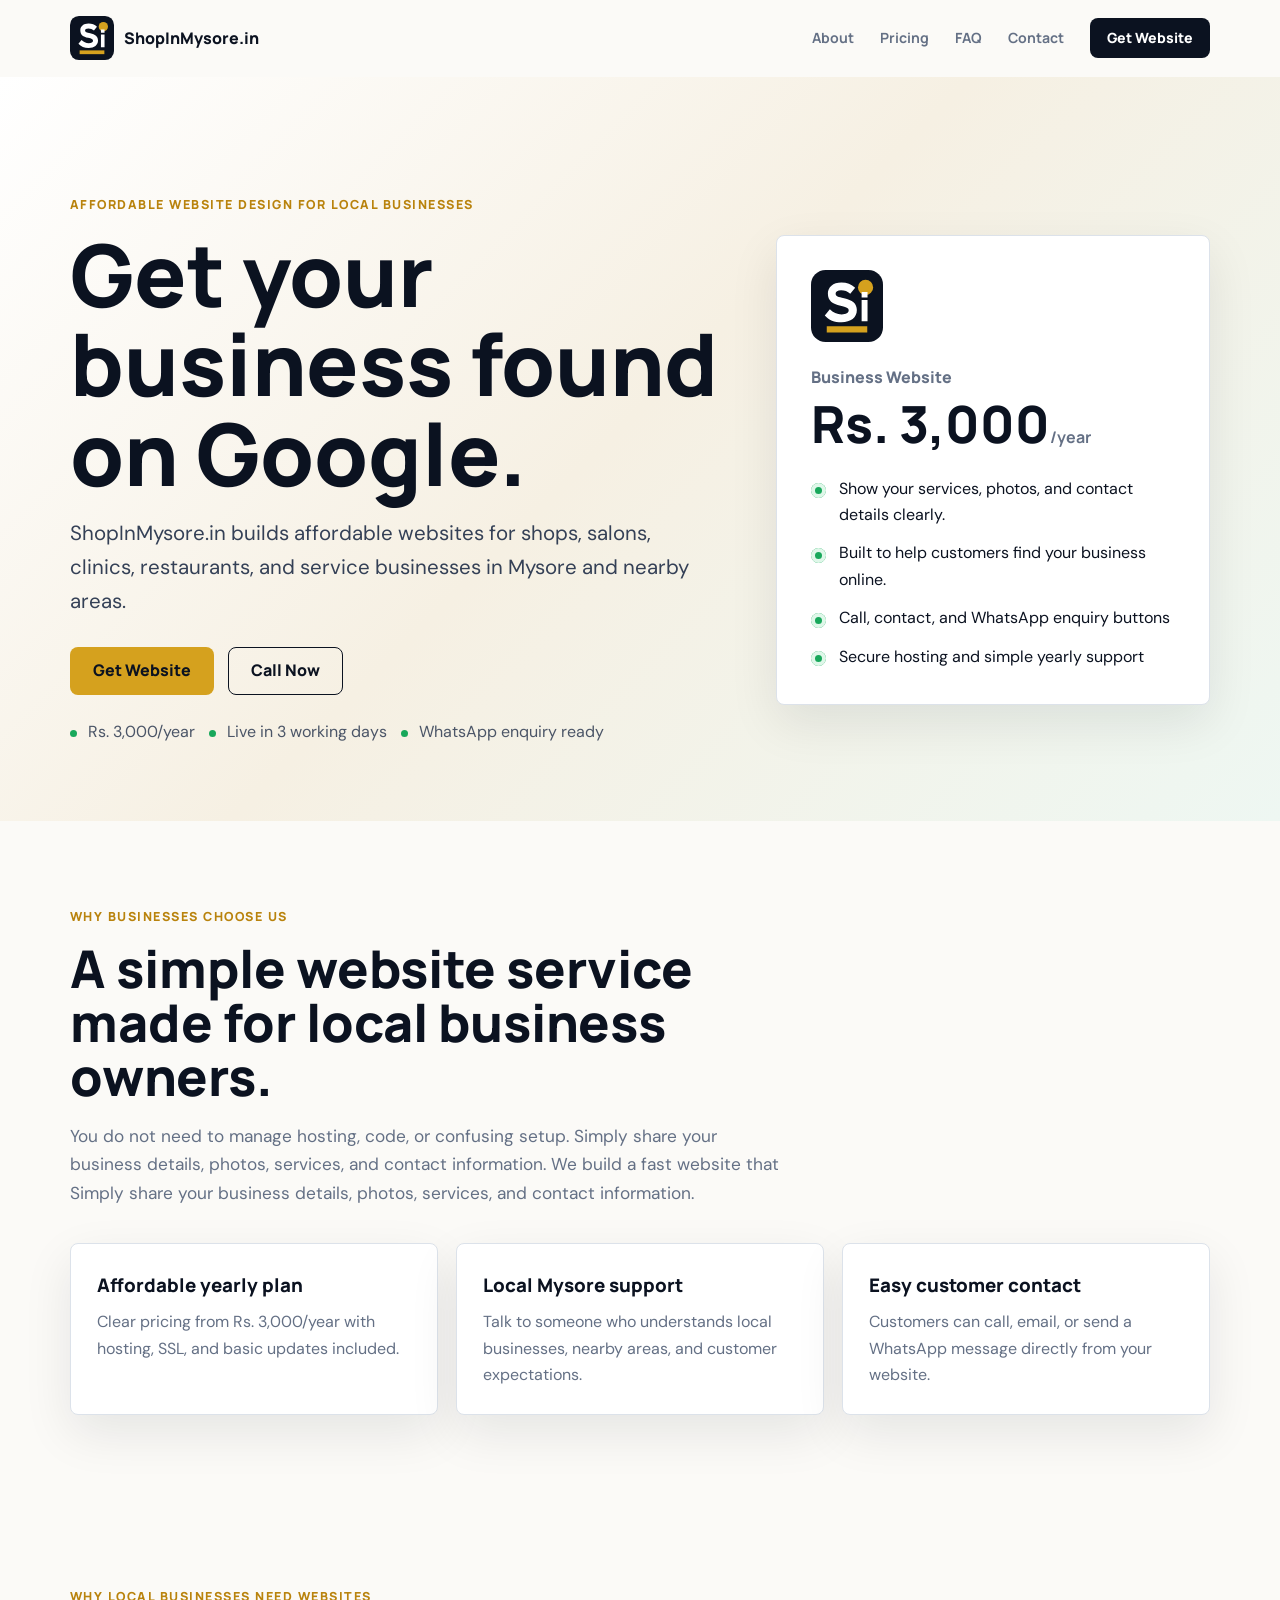
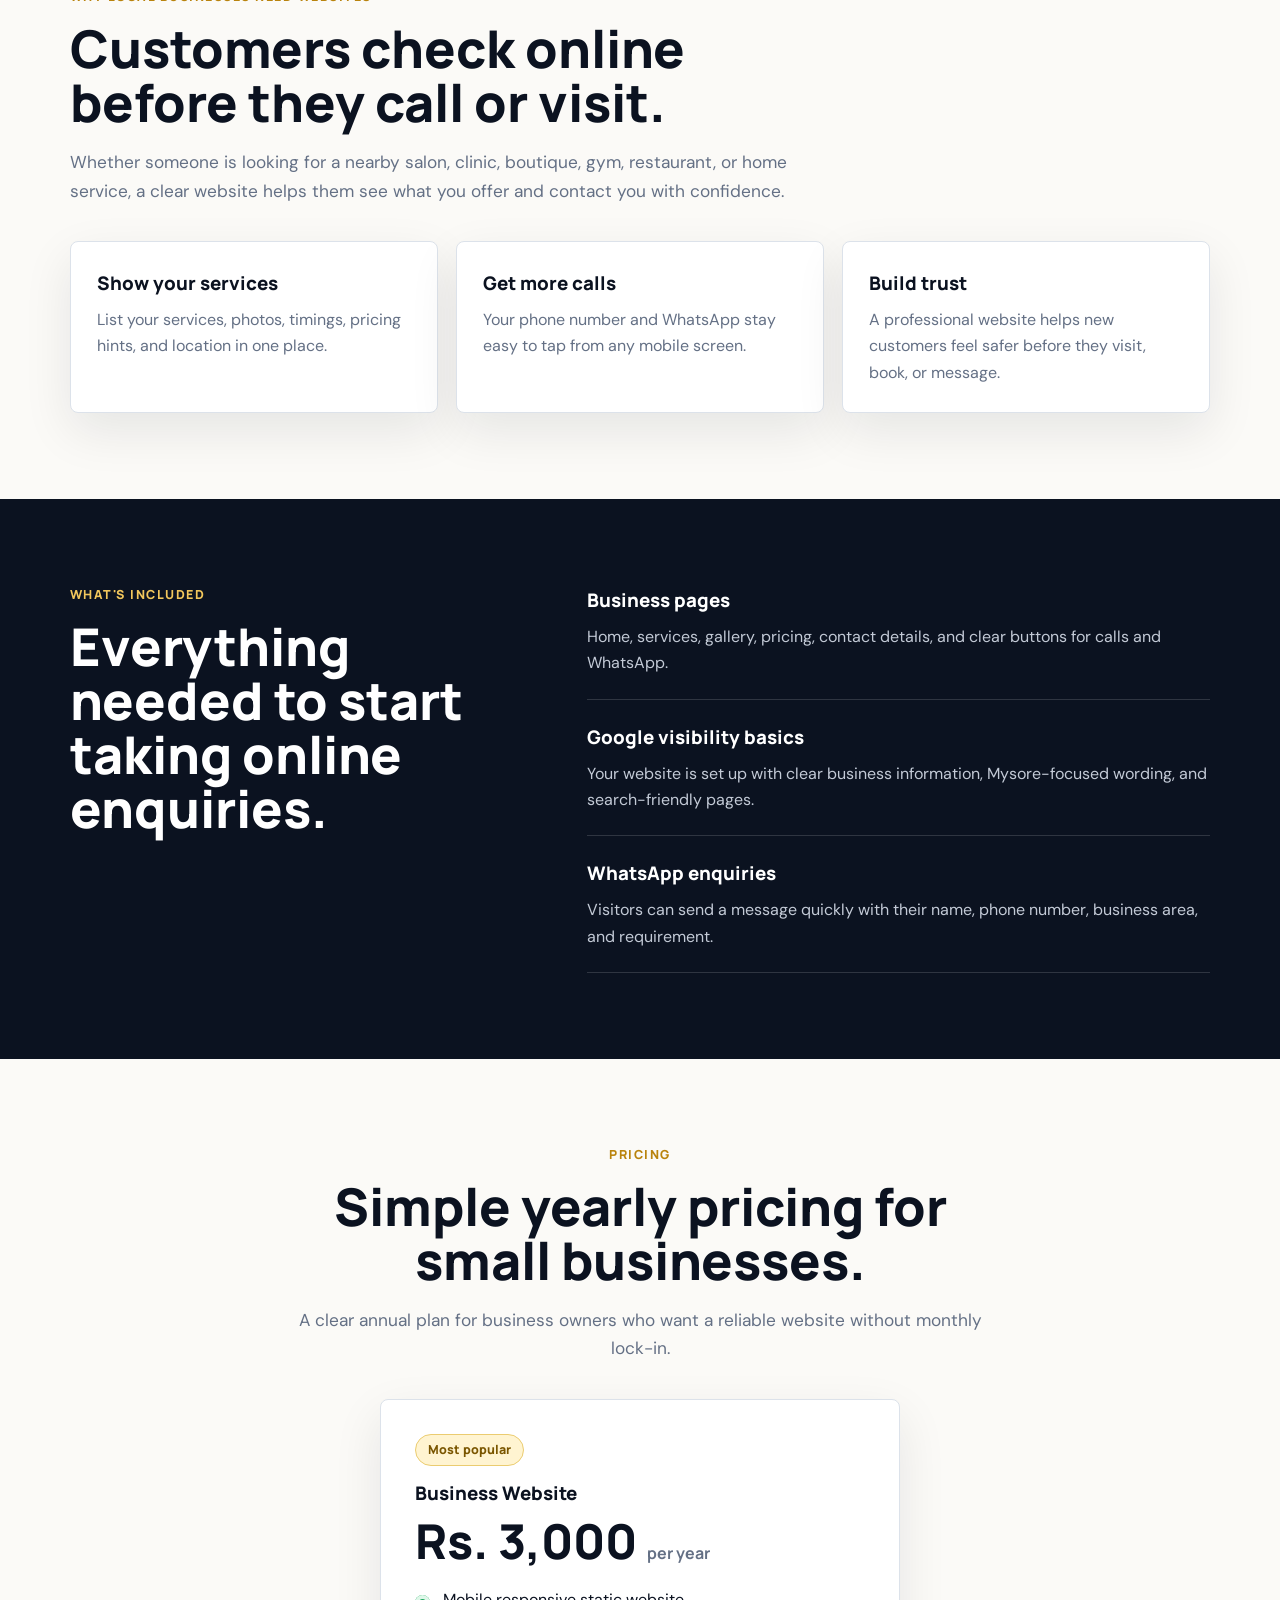
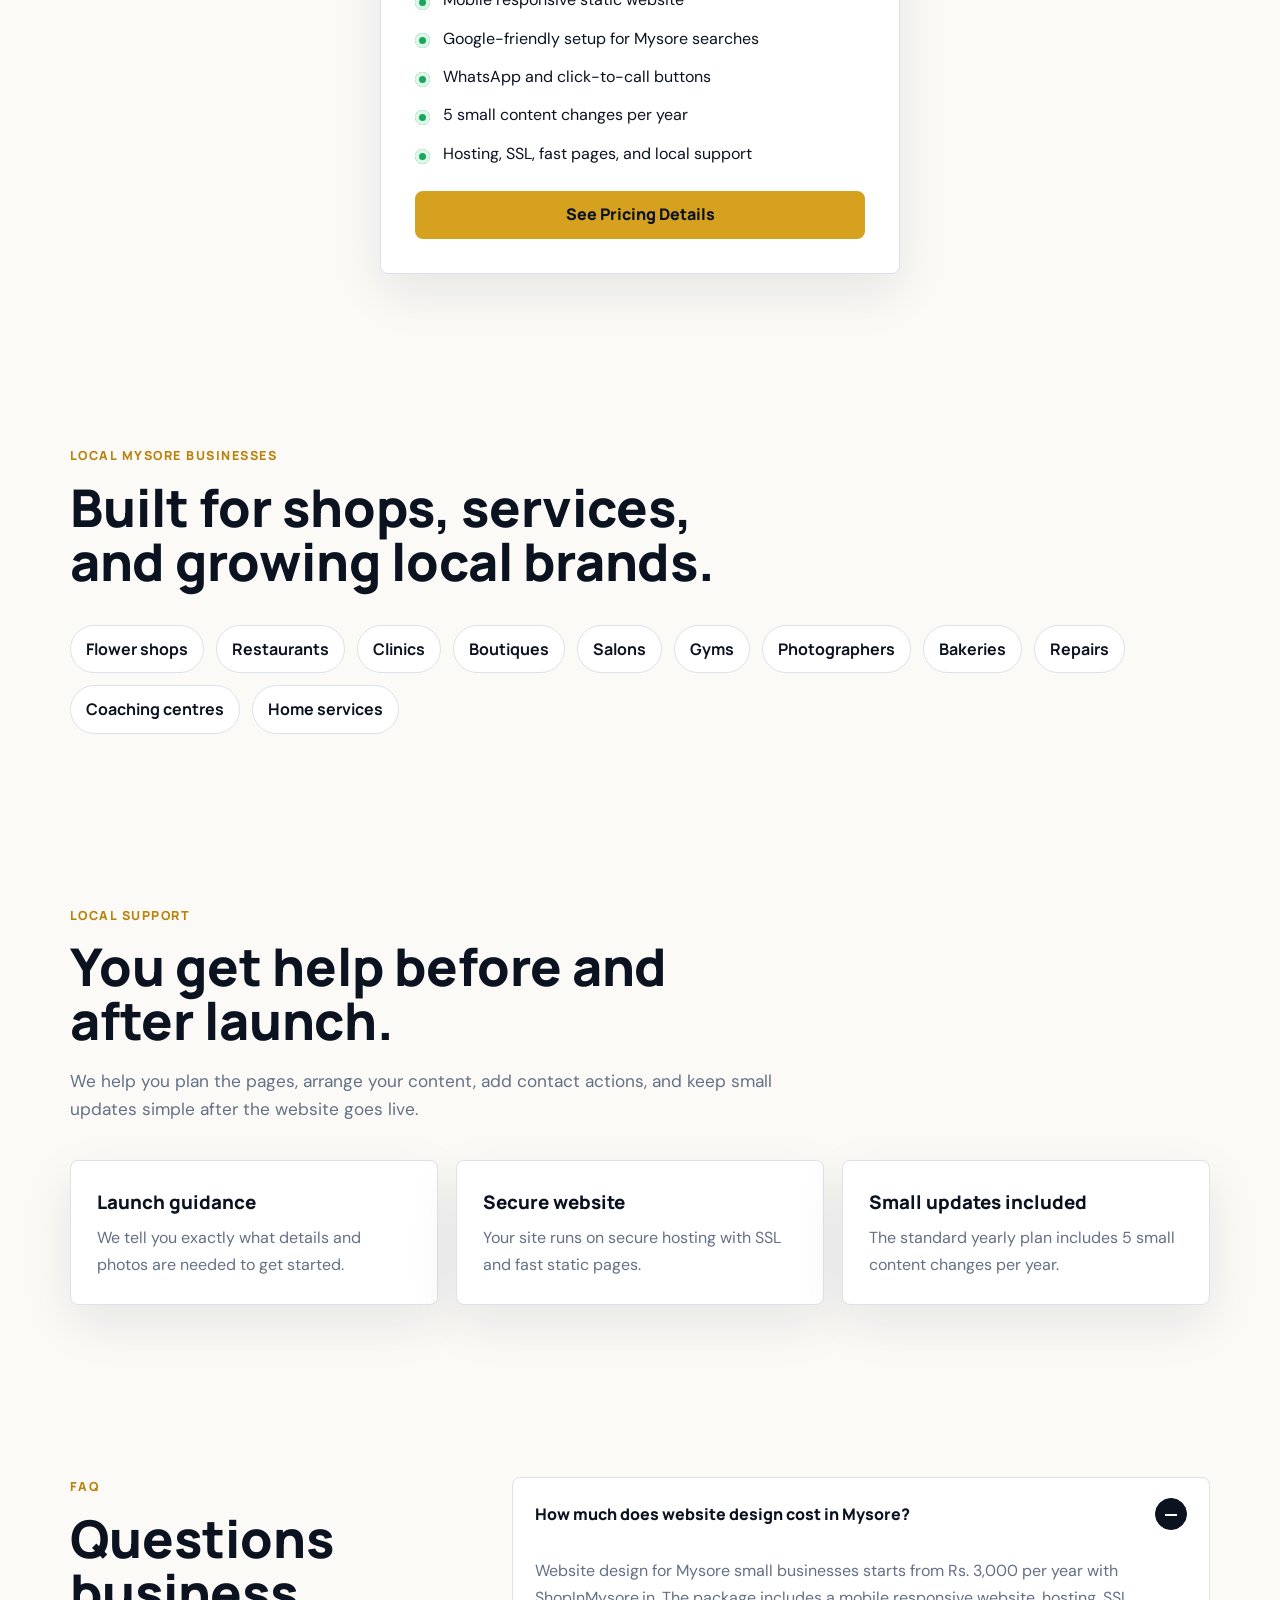
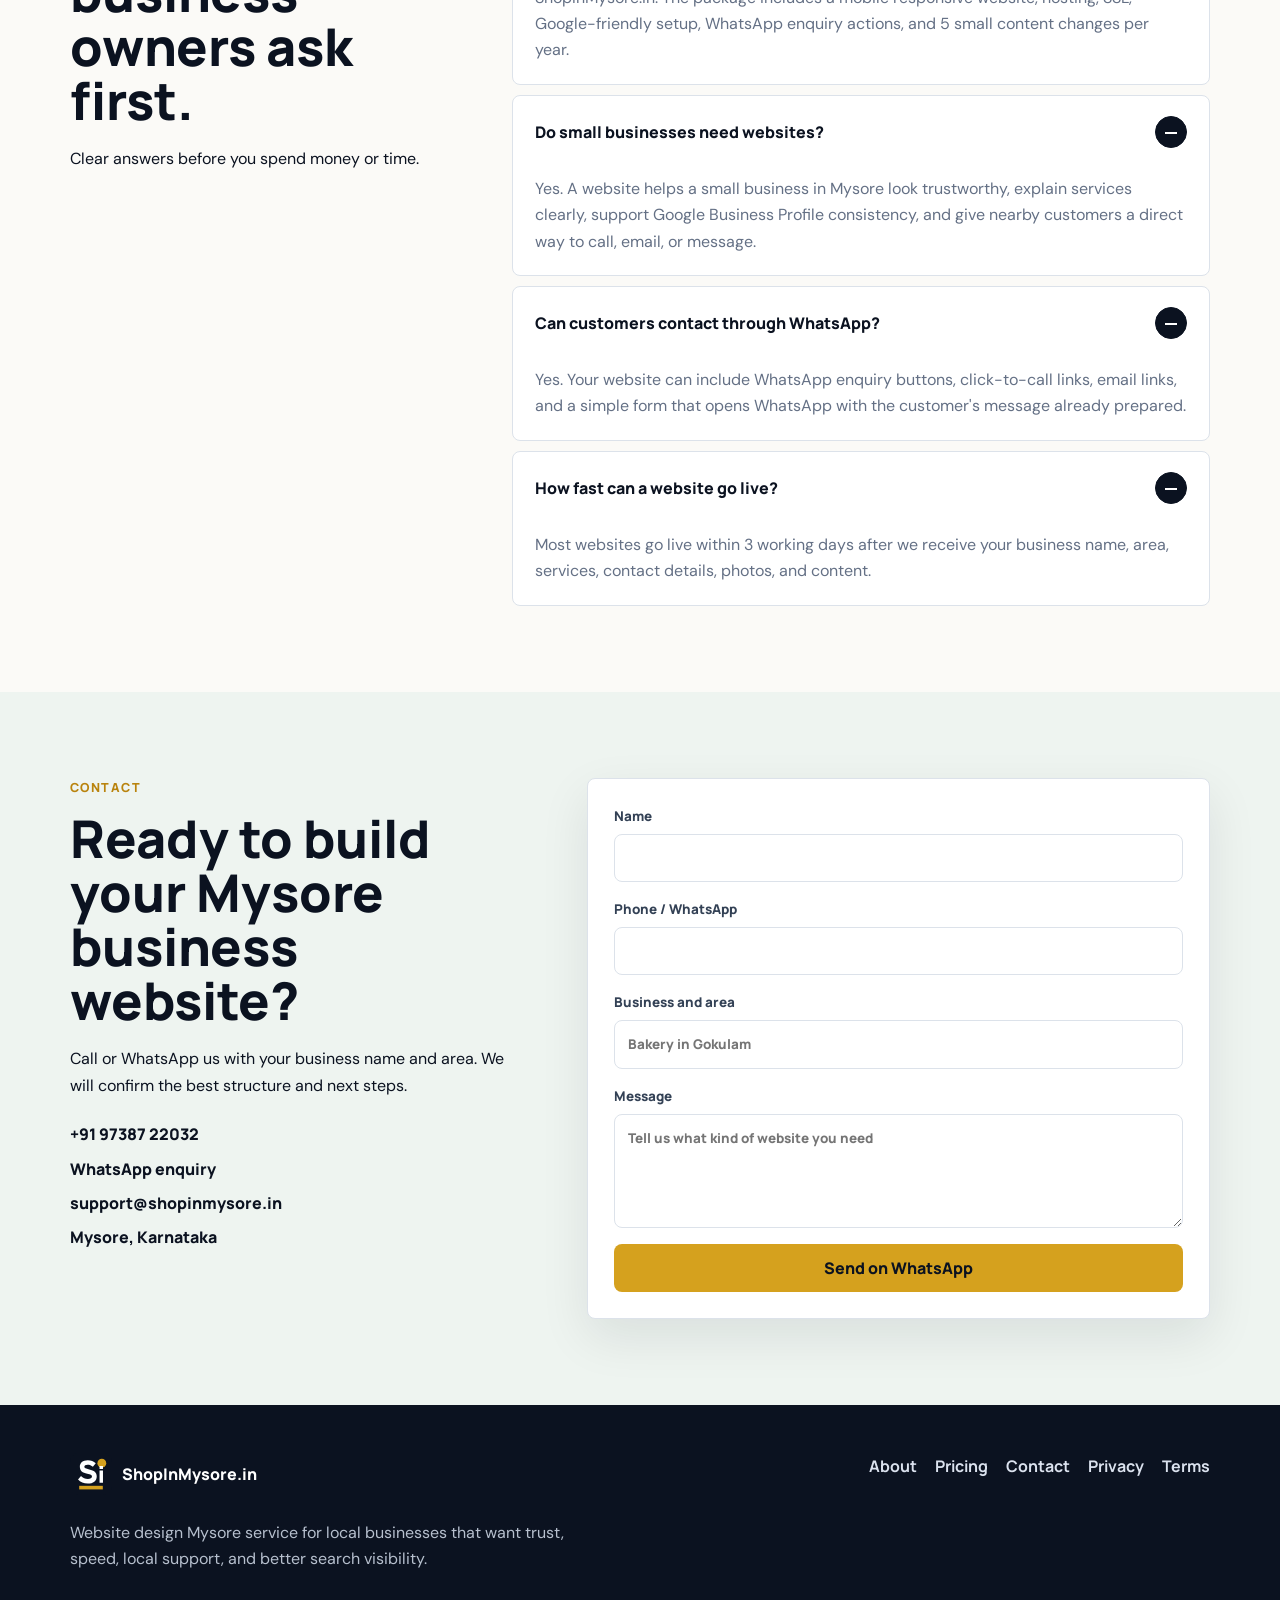
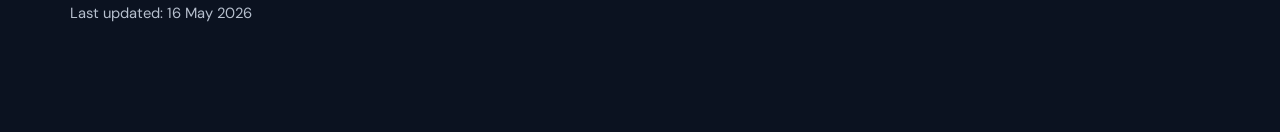
<file: index.html>
<!doctype html>
<html lang="en-IN">
  <head>
    <meta charset="utf-8" />
    <meta name="viewport" content="width=device-width, initial-scale=1" />
    <title>ShopInMysore.in | Mysore Website Design for Local Businesses</title>
    <meta
      name="description"
      content="Affordable website design in Mysore and Mysuru for shops, clinics, restaurants, salons, gyms, boutiques, service providers, and local businesses. SEO-ready static websites from Rs. 3,000/year."
    />
    <meta name="robots" content="index,follow,max-image-preview:large" />
    <link rel="canonical" href="https://shopinmysore.in/" />
    <meta name="theme-color" content="#0b1220" />
    <meta name="application-name" content="ShopInMysore.in" />
    <meta name="apple-mobile-web-app-title" content="ShopInMysore" />
    <meta name="geo.region" content="IN-KA" />
    <meta name="geo.placename" content="Mysore, Karnataka" />
    <meta name="geo.position" content="12.2958;76.6394" />
    <meta name="ICBM" content="12.2958, 76.6394" />

    <link
      rel="preload"
      href="/public/fonts/manrope-700.woff2"
      as="font"
      type="font/woff2"
      crossorigin
    />
    <link
      rel="preload"
      href="/public/fonts/dm-sans-400.woff2"
      as="font"
      type="font/woff2"
      crossorigin
    />
    <link
      rel="preload"
      href="/public/fonts/instrument-serif-italic.woff2"
      as="font"
      type="font/woff2"
      crossorigin
    />
    <link rel="stylesheet" href="/public/css/styles.css" />
    <link rel="icon" href="/favicon.ico" sizes="any" />
    <link
      rel="icon"
      type="image/png"
      sizes="32x32"
      href="/public/images/logo/favicon-32x32.png"
    />
    <link
      rel="icon"
      type="image/png"
      sizes="16x16"
      href="/public/images/logo/favicon-16x16.png"
    />
    <link
      rel="apple-touch-icon"
      sizes="180x180"
      href="/public/images/logo/apple-touch-icon.png"
    />
    <link rel="manifest" href="/manifest.json" />
    <link
      rel="mask-icon"
      href="/public/images/logo/safari-pinned-tab.svg"
      color="#0b1220"
    />

    <meta property="og:type" content="website" />
    <meta property="og:site_name" content="ShopInMysore.in" />
    <meta
      property="og:title"
      content="Mysore Business Websites from Rs. 3,000/year"
    />
    <meta
      property="og:description"
      content="SEO-ready static websites for Mysore and Mysuru local businesses. Fast, secure, connected to WhatsApp, and built for Google."
    />
    <meta property="og:url" content="https://shopinmysore.in/" />
    <meta
      property="og:image"
      content="https://shopinmysore.in/public/images/social/og-image.png"
    />
    <meta
      property="og:image:alt"
      content="ShopInMysore.in website design service for Mysore local businesses"
    />
    <meta property="og:image:width" content="1200" />
    <meta property="og:image:height" content="630" />
    <meta property="og:locale" content="en_IN" />
    <meta name="twitter:card" content="summary_large_image" />
    <meta
      name="twitter:title"
      content="ShopInMysore.in - Website Design Mysore"
    />
    <meta
      name="twitter:description"
      content="Affordable static business websites in Mysore with local SEO, WhatsApp enquiries, SSL, hosting, and no monthly lock-in."
    />
    <meta
      name="twitter:image"
      content="https://shopinmysore.in/public/images/social/og-image.png"
    />
    <meta
      name="twitter:image:alt"
      content="ShopInMysore.in website design service for Mysore local businesses"
    />

    <script type="application/ld+json">
      {
        "@context": "https://schema.org",
        "@graph": [
          {
            "@type": "Organization",
            "@id": "https://shopinmysore.in/#organization",
            "name": "ShopInMysore.in",
            "url": "https://shopinmysore.in/",
            "logo": "https://shopinmysore.in/public/images/logo/logo-512.png",
            "contactPoint": {
              "@type": "ContactPoint",
              "telephone": "+91-9738722032",
              "contactType": "customer support",
              "areaServed": "IN-KA",
              "availableLanguage": ["English", "Kannada"]
            }
          },
          {
            "@type": ["LocalBusiness", "ProfessionalService"],
            "@id": "https://shopinmysore.in/#business",
            "name": "ShopInMysore.in",
            "url": "https://shopinmysore.in/",
            "logo": "https://shopinmysore.in/public/images/logo/logo-512.png",
            "image": "https://shopinmysore.in/public/images/social/og-image.png",
            "description": "ShopInMysore.in is a Mysore website design service that creates affordable static business websites for local businesses including salons, clinics, boutiques, restaurants, gyms, shops, and service providers.",
            "telephone": "+91-9738722032",
            "email": "support@shopinmysore.in",
            "priceRange": "Rs. 3,000/year",
            "address": {
              "@type": "PostalAddress",
              "addressLocality": "Mysore",
              "addressRegion": "Karnataka",
              "addressCountry": "IN"
            },
            "geo": {
              "@type": "GeoCoordinates",
              "latitude": 12.2958,
              "longitude": 76.6394
            },
            "areaServed": [
              { "@type": "City", "name": "Mysore" },
              { "@type": "City", "name": "Mysuru" },
              { "@type": "AdministrativeArea", "name": "Karnataka" }
            ],
            "openingHours": "Mo-Sa 09:00-19:00",
            "serviceType": [
              "Website design",
              "Local SEO",
              "WhatsApp business setup"
            ],
            "sameAs": ["https://shopinmysore.in/"],
            "hasOfferCatalog": {
              "@type": "OfferCatalog",
              "name": "Mysore business website services",
              "itemListElement": [
                {
                  "@type": "Offer",
                  "name": "Static Business Website",
                  "price": "3000",
                  "priceCurrency": "INR",
                  "availability": "https://schema.org/InStock",
                  "url": "https://shopinmysore.in/pricing"
                }
              ]
            }
          },
          {
            "@type": "WebSite",
            "@id": "https://shopinmysore.in/#website",
            "url": "https://shopinmysore.in/",
            "name": "ShopInMysore.in",
            "publisher": { "@id": "https://shopinmysore.in/#organization" },
            "inLanguage": "en-IN",
            "potentialAction": {
              "@type": "SearchAction",
              "target": "https://www.google.com/search?q=site:shopinmysore.in+{search_term_string}",
              "query-input": "required name=search_term_string"
            }
          },
          {
            "@type": "Service",
            "@id": "https://shopinmysore.in/#website-design-service",
            "name": "Website design in Mysore",
            "serviceType": "Website design",
            "provider": { "@id": "https://shopinmysore.in/#business" },
            "areaServed": ["Mysore", "Mysuru", "Karnataka"],
            "description": "Affordable static business website design for Mysore local businesses, including mobile responsive pages, SSL hosting, and contact actions."
          },
          {
            "@type": "Service",
            "@id": "https://shopinmysore.in/#local-seo-service",
            "name": "Local SEO setup in Mysore",
            "serviceType": "Local SEO",
            "provider": { "@id": "https://shopinmysore.in/#business" },
            "areaServed": ["Mysore", "Mysuru", "Karnataka"],
            "description": "Local SEO foundations including semantic HTML, headings, metadata, schema, sitemap, robots.txt, and Google Business Profile consistency guidance."
          },
          {
            "@type": "Service",
            "@id": "https://shopinmysore.in/#whatsapp-business-setup",
            "name": "WhatsApp business setup for website enquiries",
            "serviceType": "WhatsApp business setup",
            "provider": { "@id": "https://shopinmysore.in/#business" },
            "areaServed": ["Mysore", "Mysuru", "Karnataka"],
            "description": "Website contact flows that let customers call, email, or send structured enquiries through WhatsApp."
          },
          {
            "@type": "FAQPage",
            "@id": "https://shopinmysore.in/#faq",
            "mainEntity": [
              {
                "@type": "Question",
                "name": "How much does website design cost in Mysore?",
                "acceptedAnswer": {
                  "@type": "Answer",
                  "text": "ShopInMysore.in offers a static business website package from Rs. 3,000 per year for Mysore businesses. It includes mobile responsive design, hosting, SSL, basic local SEO setup, schema, sitemap, WhatsApp enquiry actions, and 5 small content changes per year."
                }
              },
              {
                "@type": "Question",
                "name": "Do small businesses need websites?",
                "acceptedAnswer": {
                  "@type": "Answer",
                  "text": "Yes. A website helps small businesses in Mysore appear more trustworthy, explain services clearly, support Google Business Profile signals, and give nearby customers a direct way to call or message."
                }
              },
              {
                "@type": "Question",
                "name": "Can customers contact through WhatsApp?",
                "acceptedAnswer": {
                  "@type": "Answer",
                  "text": "Yes. Websites can include WhatsApp enquiry buttons, click-to-call links, email links, and a simple enquiry form that opens WhatsApp with the customer's message."
                }
              },
              {
                "@type": "Question",
                "name": "How fast can a website go live?",
                "acceptedAnswer": {
                  "@type": "Answer",
                  "text": "Most Mysore business websites can go live within 3 working days after the business name, services, area, contact details, photos, and content are received."
                }
              }
            ]
          }
        ]
      }
    </script>
  </head>
  <body>
    <a class="skip-link" href="#main">Skip to content</a>
    <header class="site-header" data-header>
      <nav class="nav container" aria-label="Main navigation">
        <a class="brand" href="/" aria-label="ShopInMysore.in home">
          <img
            src="/public/images/logo/logo.svg"
            width="44"
            height="44"
            alt=""
          />
          <span>ShopInMysore.in</span>
        </a>
        <button
          class="menu-toggle"
          type="button"
          aria-expanded="false"
          aria-controls="nav-links"
          data-menu-toggle
        >
          <span></span><span></span><span></span>
        </button>
        <div class="nav-links" id="nav-links" data-nav-links>
          <a href="/about">About</a>
          <a href="/pricing">Pricing</a>
          <a href="#faq">FAQ</a>
          <a href="/contact">Contact</a>
          <a class="btn btn-dark btn-small" href="#contact">Get Website</a>
        </div>
      </nav>
    </header>

    <main id="main">
      <section class="hero">
        <div class="container hero-grid">
          <div class="hero-copy">
            <p class="eyebrow">
              Affordable website design for local businesses
            </p>
            <h1>Get your business found on Google.</h1>
            <p class="lead">
              ShopInMysore.in builds affordable websites for shops, salons,
              clinics, restaurants, and service businesses in Mysore and nearby
              areas.
            </p>
            <div class="hero-actions">
              <a class="btn btn-gold" href="#contact">Get Website</a>
              <a class="btn btn-outline" href="tel:+919738722032">Call Now</a>
            </div>
            <ul class="trust-list" aria-label="Service highlights">
              <li>Rs. 3,000/year</li>
              <li>Live in 3 working days</li>
              <li>WhatsApp enquiry ready</li>
            </ul>
          </div>
          <div class="hero-panel" aria-label="Website package summary">
            <img
              class="panel-logo"
              src="/public/images/logo/logo.svg"
              width="72"
              height="72"
              alt="ShopInMysore.in logo"
            />
            <p class="panel-kicker">Business Website</p>
            <p class="panel-price">Rs. 3,000<span>/year</span></p>
            <ul class="check-list">
              <li>Show your services, photos, and contact details clearly.</li>
              <li>Built to help customers find your business online.</li>
              <li>Call, contact, and WhatsApp enquiry buttons</li>
              <li>Secure hosting and simple yearly support</li>
            </ul>
          </div>
        </div>
      </section>

      <section class="section" aria-labelledby="choose-title">
        <div class="container">
          <div class="section-head">
            <p class="eyebrow">Why businesses choose us</p>
            <h2 id="choose-title">
              A simple website service made for local business owners.
            </h2>
            <p>
              You do not need to manage hosting, code, or confusing setup.
              Simply share your business details, photos, services, and contact
              information. We build a fast website that Simply share your
              business details, photos, services, and contact information.
            </p>
          </div>
          <div class="cards three">
            <article class="card">
              <h3>Affordable yearly plan</h3>
              <p>
                Clear pricing from Rs. 3,000/year with hosting, SSL, and basic
                updates included.
              </p>
            </article>
            <article class="card">
              <h3>Local Mysore support</h3>
              <p>
                Talk to someone who understands local businesses, nearby areas,
                and customer expectations.
              </p>
            </article>
            <article class="card">
              <h3>Easy customer contact</h3>
              <p>
                Customers can call, email, or send a WhatsApp message directly
                from your website.
              </p>
            </article>
          </div>
          <section class="visually-hidden" aria-label="Business details">
            <h2>ShopInMysore.in business details</h2>
            <p>Business name: ShopInMysore.in.</p>
            <p>Service area: Mysore, Mysuru, Karnataka, India.</p>
            <p>
              Primary services: website design, local SEO setup, WhatsApp
              business setup, static business website hosting.
            </p>
            <p>Phone: +91 97387 22032. Email: support@shopinmysore.in.</p>
            <p>
              Opening hours: Monday to Saturday, 9:00 AM to 7:00 PM India time.
            </p>
            <p>
              Customer types: small businesses, shops, clinics, restaurants,
              salons, boutiques, gyms, coaching centres, photographers,
              bakeries, repair services, and home service providers.
            </p>
          </section>
        </div>
      </section>

      <section class="section">
        <div class="container">
          <div class="section-head">
            <p class="eyebrow">Why local businesses need websites</p>
            <h2>Customers check online before they call or visit.</h2>
            <p>
              Whether someone is looking for a nearby salon, clinic, boutique,
              gym, restaurant, or home service, a clear website helps them see
              what you offer and contact you with confidence.
            </p>
          </div>
          <div class="cards three">
            <article class="card">
              <h3>Show your services</h3>
              <p>
                List your services, photos, timings, pricing hints, and location
                in one place.
              </p>
            </article>
            <article class="card">
              <h3>Get more calls</h3>
              <p>
                Your phone number and WhatsApp stay easy to tap from any mobile
                screen.
              </p>
            </article>
            <article class="card">
              <h3>Build trust</h3>
              <p>
                A professional website helps new customers feel safer before
                they visit, book, or message.
              </p>
            </article>
          </div>
        </div>
      </section>

      <section class="section section-dark" id="services">
        <div class="container split">
          <div>
            <p class="eyebrow">What's included</p>
            <h2>Everything needed to start taking online enquiries.</h2>
          </div>
          <div class="feature-list">
            <div>
              <h3>Business pages</h3>
              <p>
                Home, services, gallery, pricing, contact details, and clear
                buttons for calls and WhatsApp.
              </p>
            </div>
            <div>
              <h3>Google visibility basics</h3>
              <p>
                Your website is set up with clear business information,
                Mysore-focused wording, and search-friendly pages.
              </p>
            </div>
            <div>
              <h3>WhatsApp enquiries</h3>
              <p>
                Visitors can send a message quickly with their name, phone
                number, business area, and requirement.
              </p>
            </div>
          </div>
        </div>
      </section>

      <section class="section" id="pricing">
        <div class="container pricing-wrap">
          <div class="section-head center">
            <p class="eyebrow">Pricing</p>
            <h2>Simple yearly pricing for small businesses.</h2>
            <p>
              A clear annual plan for business owners who want a reliable
              website without monthly lock-in.
            </p>
          </div>
          <article class="price-card">
            <p class="badge">Most popular</p>
            <h3>Business Website</h3>
            <p class="price">Rs. 3,000 <span>per year</span></p>
            <ul class="check-list">
              <li>Mobile responsive static website</li>
              <li>Google-friendly setup for Mysore searches</li>
              <li>WhatsApp and click-to-call buttons</li>
              <li>5 small content changes per year</li>
              <li>Hosting, SSL, fast pages, and local support</li>
            </ul>
            <a class="btn btn-gold" href="/pricing">See Pricing Details</a>
          </article>
        </div>
      </section>

      <section class="section">
        <div class="container">
          <div class="section-head">
            <p class="eyebrow">Local Mysore businesses</p>
            <h2>Built for shops, services, and growing local brands.</h2>
          </div>
          <div class="pill-grid" aria-label="Business categories">
            <span>Flower shops</span><span>Restaurants</span><span>Clinics</span
            ><span>Boutiques</span><span>Salons</span><span>Gyms</span
            ><span>Photographers</span><span>Bakeries</span><span>Repairs</span
            ><span>Coaching centres</span><span>Home services</span>
          </div>
        </div>
      </section>

      <section class="section" aria-labelledby="support-title">
        <div class="container">
          <div class="section-head">
            <p class="eyebrow">Local support</p>
            <h2 id="support-title">You get help before and after launch.</h2>
            <p>
              We help you plan the pages, arrange your content, add contact
              actions, and keep small updates simple after the website goes
              live.
            </p>
          </div>
          <div class="cards three">
            <article class="card">
              <h3>Launch guidance</h3>
              <p>
                We tell you exactly what details and photos are needed to get
                started.
              </p>
            </article>
            <article class="card">
              <h3>Secure website</h3>
              <p>
                Your site runs on secure hosting with SSL and fast static pages.
              </p>
            </article>
            <article class="card">
              <h3>Small updates included</h3>
              <p>
                The standard yearly plan includes 5 small content changes per
                year.
              </p>
            </article>
          </div>
        </div>
      </section>

      <section class="section faq-section" id="faq">
        <div class="container faq-layout">
          <div class="faq-intro">
            <p class="eyebrow">FAQ</p>
            <h2>Questions business owners ask first.</h2>
            <p>Clear answers before you spend money or time.</p>
          </div>
          <div class="faq-list" data-faq>
            <article class="faq-item is-open">
              <button class="faq-question" type="button" aria-expanded="true">
                <span>How much does website design cost in Mysore?</span
                ><span class="faq-icon" aria-hidden="true"></span>
              </button>
              <div class="faq-answer">
                <p>
                  Website design for Mysore small businesses starts from Rs.
                  3,000 per year with ShopInMysore.in. The package includes a
                  mobile responsive website, hosting, SSL, Google-friendly
                  setup, WhatsApp enquiry actions, and 5 small content changes
                  per year.
                </p>
              </div>
            </article>
            <article class="faq-item is-open">
              <button class="faq-question" type="button" aria-expanded="true">
                <span>Do small businesses need websites?</span
                ><span class="faq-icon" aria-hidden="true"></span>
              </button>
              <div class="faq-answer">
                <p>
                  Yes. A website helps a small business in Mysore look
                  trustworthy, explain services clearly, support Google Business
                  Profile consistency, and give nearby customers a direct way to
                  call, email, or message.
                </p>
              </div>
            </article>
            <article class="faq-item is-open">
              <button class="faq-question" type="button" aria-expanded="true">
                <span>Can customers contact through WhatsApp?</span
                ><span class="faq-icon" aria-hidden="true"></span>
              </button>
              <div class="faq-answer">
                <p>
                  Yes. Your website can include WhatsApp enquiry buttons,
                  click-to-call links, email links, and a simple form that opens
                  WhatsApp with the customer's message already prepared.
                </p>
              </div>
            </article>
            <article class="faq-item is-open">
              <button class="faq-question" type="button" aria-expanded="true">
                <span>How fast can a website go live?</span
                ><span class="faq-icon" aria-hidden="true"></span>
              </button>
              <div class="faq-answer">
                <p>
                  Most websites go live within 3 working days after we receive
                  your business name, area, services, contact details, photos,
                  and content.
                </p>
              </div>
            </article>
          </div>
        </div>
      </section>

      <section class="section contact-section" id="contact">
        <div class="container split">
          <div>
            <p class="eyebrow">Contact</p>
            <h2>Ready to build your Mysore business website?</h2>
            <p>
              Call or WhatsApp us with your business name and area. We will
              confirm the best structure and next steps.
            </p>
            <div class="contact-lines">
              <a href="tel:+919738722032">+91 97387 22032</a>
              <a
                href="https://wa.me/919738722032?text=Hi%20ShopInMysore%2C%20I%20want%20a%20website%20for%20my%20Mysore%20business."
                rel="noopener"
                >WhatsApp enquiry</a
              >
              <a href="mailto:support@shopinmysore.in"
                >support@shopinmysore.in</a
              >
              <span>Mysore, Karnataka</span>
            </div>
          </div>
          <form class="contact-form" data-whatsapp-form>
            <label
              >Name <input name="name" autocomplete="name" required
            /></label>
            <label
              >Phone / WhatsApp <input name="phone" autocomplete="tel" required
            /></label>
            <label
              >Business and area
              <input name="business" placeholder="Bakery in Gokulam"
            /></label>
            <label
              >Message
              <textarea
                name="message"
                rows="4"
                placeholder="Tell us what kind of website you need"
              ></textarea>
            </label>
            <button class="btn btn-gold" type="submit">Send on WhatsApp</button>
          </form>
        </div>
      </section>
    </main>

    <footer class="site-footer">
      <div class="container footer-grid">
        <div>
          <a class="brand footer-brand" href="/">
            <img
              src="/public/images/logo/logo.svg"
              width="42"
              height="42"
              alt=""
            />
            <span>ShopInMysore.in</span>
          </a>
          <p>
            Website design Mysore service for local businesses that want trust,
            speed, local support, and better search visibility.
          </p>
          <p class="last-updated">Last updated: 16 May 2026</p>
        </div>
        <nav aria-label="Footer pages">
          <a href="/about">About</a>
          <a href="/pricing">Pricing</a>
          <a href="/contact">Contact</a>
          <a href="/privacy-policy">Privacy</a>
          <a href="/terms">Terms</a>
        </nav>
      </div>
    </footer>

    <div class="mobile-cta" aria-label="Quick contact actions">
      <a href="tel:+919738722032">Call</a>
      <a
        href="https://wa.me/919738722032?text=Hi%20ShopInMysore%2C%20I%20want%20a%20website%20for%20my%20Mysore%20business."
        rel="noopener"
        >WhatsApp</a
      >
      <a href="#contact">Get Website</a>
    </div>

    <script src="/public/js/main.js" defer></script>
  </body>
</html>
</file>
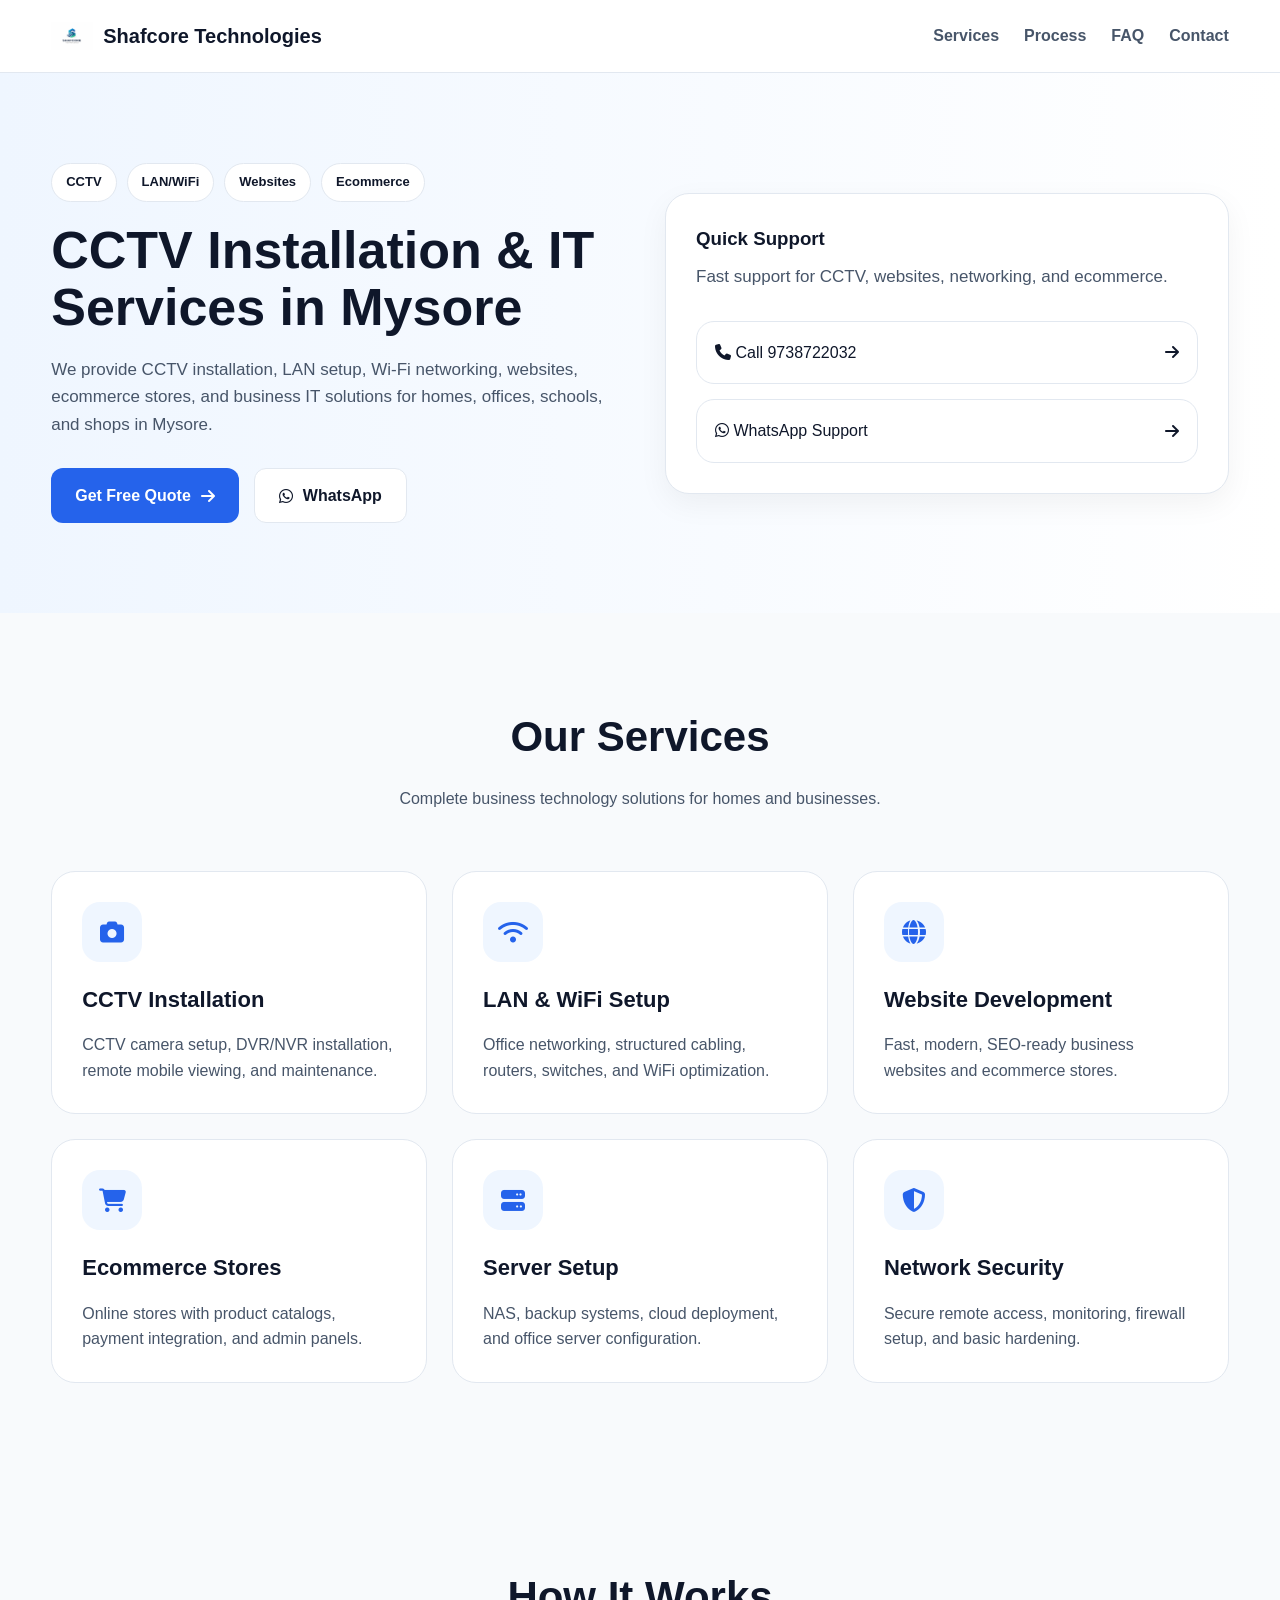
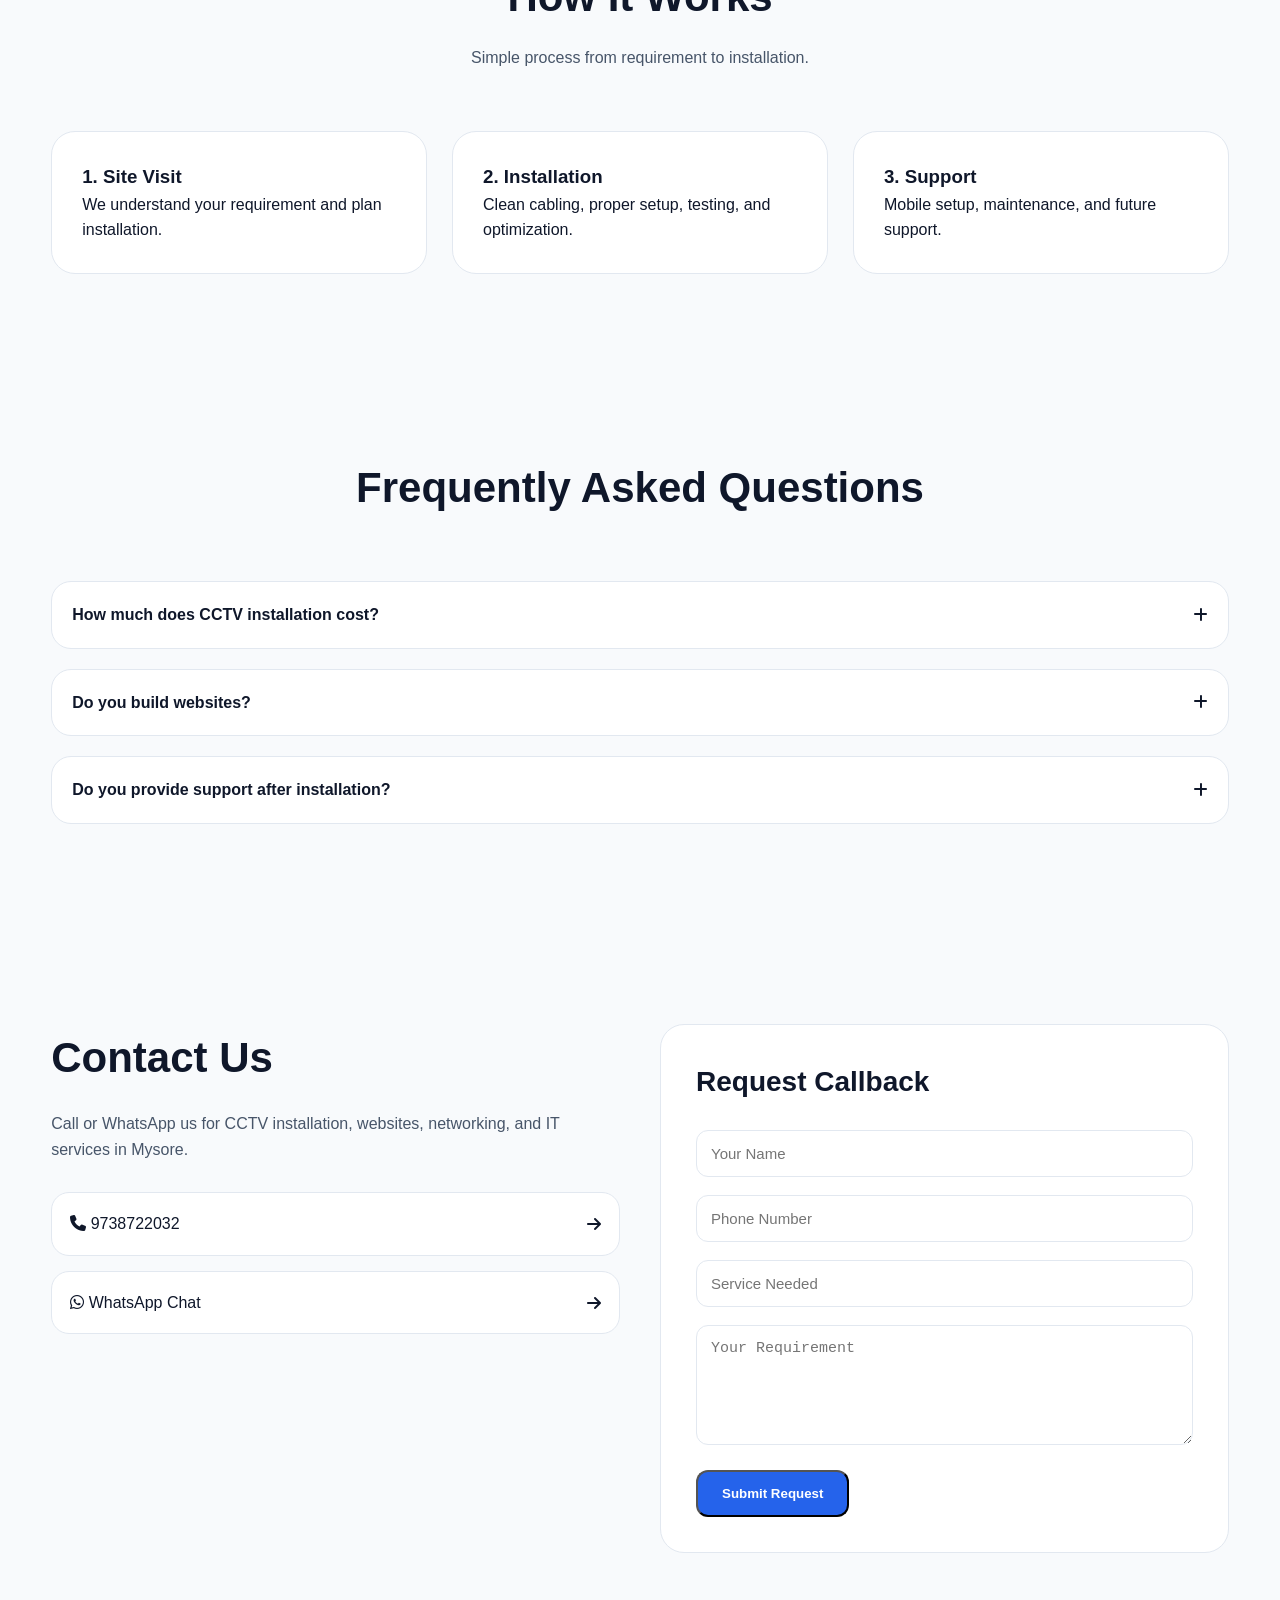
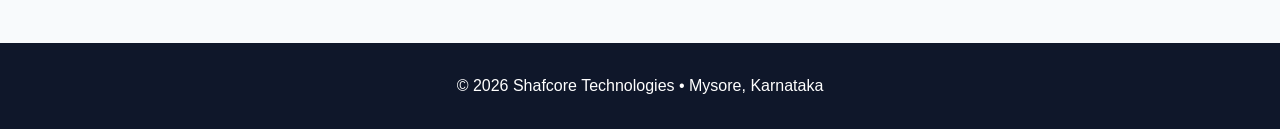
<file: shafcore/index.html>
<!DOCTYPE html>
<html lang="en">
<head>
  <meta charset="UTF-8" />
  <meta name="viewport" content="width=device-width, initial-scale=1.0" />
  <title>Shafcore Technologies | Mysore</title>
  <meta
    name="description"
    content="CCTV installation, networking, websites and ecommerce services in Mysore"
  />
  <meta name="robots" content="index,follow,max-image-preview:large" />
  <link rel="canonical" href="https://shopinmysore.in/shafcore/" />
  <meta name="theme-color" content="#2563eb" />
  <meta name="application-name" content="Shafcore Technologies" />
  <meta name="apple-mobile-web-app-title" content="Shafcore" />

  <link rel="icon" href="/public/images/logo/shafCore.png" sizes="any" />
  <link
    rel="icon"
    type="image/png"
    sizes="32x32"
    href="/public/images/logo/shafCore.png"
  />
  <link
    rel="icon"
    type="image/png"
    sizes="16x16"
    href="/public/images/logo/shafCore.png"
  />
  <link
    rel="apple-touch-icon"
    href="/public/images/logo/shafCore.png"
  />

  <meta property="og:type" content="website" />
  <meta property="og:site_name" content="Shafcore Technologies" />
  <meta property="og:title" content="Shafcore Technologies | Mysore" />
  <meta
    property="og:description"
    content="CCTV installation, networking, websites and ecommerce services in Mysore"
  />
  <meta property="og:url" content="https://shopinmysore.in/shafcore/" />
  <meta
    property="og:image"
    content="https://shopinmysore.in/public/images/logo/shafCore.png"
  />
  <meta
    property="og:image:alt"
    content="Shafcore Technologies logo"
  />
  <meta property="og:locale" content="en_IN" />
  <meta name="twitter:card" content="summary" />
  <meta name="twitter:title" content="Shafcore Technologies | Mysore" />
  <meta
    name="twitter:description"
    content="CCTV installation, networking, websites and ecommerce services in Mysore"
  />
  <meta
    name="twitter:image"
    content="https://shopinmysore.in/public/images/logo/shafCore.png"
  />
  <meta name="twitter:image:alt" content="Shafcore Technologies logo" />

  <script type="application/ld+json">
    {
      "@context": "https://schema.org",
      "@graph": [
        {
          "@type": "Organization",
          "@id": "https://shopinmysore.in/shafcore/#organization",
          "name": "Shafcore Technologies",
          "url": "https://shopinmysore.in/shafcore/",
          "logo": "https://shopinmysore.in/public/images/logo/shafCore.png",
          "image": "https://shopinmysore.in/public/images/logo/shafCore.png",
          "contactPoint": {
            "@type": "ContactPoint",
            "telephone": "+91-9738722032",
            "contactType": "customer support",
            "areaServed": "IN-KA",
            "availableLanguage": ["English", "Kannada"]
          }
        },
        {
          "@type": "LocalBusiness",
          "@id": "https://shopinmysore.in/shafcore/#business",
          "name": "Shafcore Technologies",
          "url": "https://shopinmysore.in/shafcore/",
          "logo": "https://shopinmysore.in/public/images/logo/shafCore.png",
          "image": "https://shopinmysore.in/public/images/logo/shafCore.png",
          "description": "Shafcore Technologies provides CCTV installation, LAN and WiFi setup, websites, ecommerce stores, and business IT services in Mysore.",
          "telephone": "+91-9738722032",
          "address": {
            "@type": "PostalAddress",
            "addressLocality": "Mysore",
            "addressRegion": "Karnataka",
            "addressCountry": "IN"
          },
          "areaServed": [
            { "@type": "City", "name": "Mysore" },
            { "@type": "City", "name": "Mysuru" },
            { "@type": "AdministrativeArea", "name": "Karnataka" }
          ],
          "serviceType": [
            "CCTV installation",
            "LAN and WiFi setup",
            "Website development",
            "Ecommerce stores",
            "Business IT services"
          ]
        },
        {
          "@type": "WebSite",
          "@id": "https://shopinmysore.in/shafcore/#website",
          "url": "https://shopinmysore.in/shafcore/",
          "name": "Shafcore Technologies",
          "publisher": {
            "@id": "https://shopinmysore.in/shafcore/#organization"
          },
          "inLanguage": "en-IN"
        }
      ]
    }
  </script>

  <link
    rel="stylesheet"
    href="https://cdnjs.cloudflare.com/ajax/libs/font-awesome/6.5.2/css/all.min.css"
  />

  <style>
    * {
      margin: 0;
      padding: 0;
      box-sizing: border-box;
    }

    :root {
      --primary: #2563eb;
      --primary-dark: #1d4ed8;
      --bg: #f8fafc;
      --card: #ffffff;
      --text: #0f172a;
      --text-light: #475569;
      --border: #e2e8f0;
    }

    body {
      font-family: Arial, sans-serif;
      background: var(--bg);
      color: var(--text);
      line-height: 1.6;
    }

    a {
      text-decoration: none;
      color: inherit;
    }

    .container {
      width: min(1200px, 92%);
      margin: auto;
    }

    header {
      position: sticky;
      top: 0;
      background: rgba(255,255,255,0.95);
      backdrop-filter: blur(10px);
      border-bottom: 1px solid var(--border);
      z-index: 999;
    }

    .navbar {
      display: flex;
      justify-content: space-between;
      align-items: center;
      padding: 15px 0;
    }

    .logo {
      display: flex;
      align-items: center;
      gap: 10px;
      font-weight: bold;
      font-size: 20px;
    }

    .logo img {
      width: 42px;
      height: 42px;
      object-fit: contain;
    }

    .nav-links {
      display: flex;
      gap: 25px;
    }

    .nav-links a {
      color: var(--text-light);
      font-weight: 600;
    }

    .nav-links a:hover {
      color: var(--primary);
    }

    .hero {
      padding: 90px 0;
      background: linear-gradient(to right, #eff6ff, #ffffff);
    }

    .hero-grid {
      display: grid;
      grid-template-columns: 1fr 1fr;
      gap: 50px;
      align-items: center;
    }

    .pill-group {
      display: flex;
      flex-wrap: wrap;
      gap: 10px;
      margin-bottom: 20px;
    }

    .pill {
      background: white;
      border: 1px solid var(--border);
      padding: 8px 14px;
      border-radius: 999px;
      font-size: 13px;
      font-weight: 600;
    }

    .hero h1 {
      font-size: 52px;
      line-height: 1.1;
      margin-bottom: 20px;
    }

    .hero p {
      color: var(--text-light);
      margin-bottom: 30px;
      font-size: 17px;
    }

    .hero-buttons {
      display: flex;
      gap: 15px;
      flex-wrap: wrap;
    }

    .btn {
      padding: 14px 24px;
      border-radius: 12px;
      font-weight: bold;
      display: inline-flex;
      align-items: center;
      gap: 10px;
      transition: 0.3s;
    }

    .btn-primary {
      background: var(--primary);
      color: white;
    }

    .btn-primary:hover {
      background: var(--primary-dark);
    }

    .btn-outline {
      background: white;
      border: 1px solid var(--border);
    }

    .hero-card {
      background: white;
      border-radius: 24px;
      padding: 30px;
      border: 1px solid var(--border);
      box-shadow: 0 10px 30px rgba(0,0,0,0.05);
    }

    .hero-card h3 {
      margin-bottom: 10px;
    }

    .support-box {
      display: flex;
      flex-direction: column;
      gap: 15px;
      margin-top: 25px;
    }

    .support-link {
      border: 1px solid var(--border);
      border-radius: 18px;
      padding: 18px;
      display: flex;
      justify-content: space-between;
      align-items: center;
      transition: 0.3s;
      background: white;
    }

    .support-link:hover {
      transform: translateY(-2px);
    }

    .section {
      padding: 90px 0;
    }

    .section-title {
      text-align: center;
      margin-bottom: 60px;
    }

    .section-title h2 {
      font-size: 42px;
      margin-bottom: 15px;
    }

    .section-title p {
      color: var(--text-light);
      max-width: 700px;
      margin: auto;
    }

    .grid-3 {
      display: grid;
      grid-template-columns: repeat(3, 1fr);
      gap: 25px;
    }

    .card {
      background: white;
      border: 1px solid var(--border);
      border-radius: 24px;
      padding: 30px;
      transition: 0.3s;
    }

    .card:hover {
      transform: translateY(-5px);
      box-shadow: 0 12px 30px rgba(0,0,0,0.08);
    }

    .card i {
      width: 60px;
      height: 60px;
      background: #eff6ff;
      display: flex;
      align-items: center;
      justify-content: center;
      border-radius: 18px;
      color: var(--primary);
      font-size: 24px;
      margin-bottom: 20px;
    }

    .card h3 {
      margin-bottom: 15px;
      font-size: 22px;
    }

    .card p {
      color: var(--text-light);
    }

    .process-grid {
      display: grid;
      grid-template-columns: repeat(3, 1fr);
      gap: 25px;
    }

    .process-step {
      background: white;
      border-radius: 24px;
      border: 1px solid var(--border);
      padding: 30px;
    }

    .faq-item {
      background: white;
      border: 1px solid var(--border);
      border-radius: 20px;
      margin-bottom: 20px;
      overflow: hidden;
    }

    .faq-question {
      padding: 20px;
      cursor: pointer;
      font-weight: bold;
      display: flex;
      justify-content: space-between;
      align-items: center;
    }

    .faq-answer {
      padding: 0 20px 20px;
      display: none;
      color: var(--text-light);
    }

    .contact-grid {
      display: grid;
      grid-template-columns: 1fr 1fr;
      gap: 40px;
    }

    form {
      background: white;
      border: 1px solid var(--border);
      border-radius: 24px;
      padding: 35px;
    }

    input,
    textarea {
      width: 100%;
      padding: 14px;
      border-radius: 12px;
      border: 1px solid var(--border);
      margin-bottom: 18px;
      font-size: 15px;
    }

    textarea {
      resize: vertical;
      min-height: 120px;
    }

    footer {
      background: #0f172a;
      color: white;
      text-align: center;
      padding: 30px 20px;
    }

    @media(max-width: 992px) {
      .hero-grid,
      .contact-grid,
      .grid-3,
      .process-grid {
        grid-template-columns: 1fr;
      }

      .hero h1 {
        font-size: 38px;
      }

      .nav-links {
        display: none;
      }
    }
  </style>
</head>
<body>

<header>
  <div class="container navbar">
    <div class="logo">
      <img src="/public/images/logo/shafCore.png" alt="Shafcore Technologies logo">
      <span>Shafcore Technologies</span>
    </div>

    <div class="nav-links">
      <a href="#services">Services</a>
      <a href="#process">Process</a>
      <a href="#faq">FAQ</a>
      <a href="#contact">Contact</a>
    </div>
  </div>
</header>

<section class="hero">
  <div class="container hero-grid">

    <div>
      <div class="pill-group">
        <span class="pill">CCTV</span>
        <span class="pill">LAN/WiFi</span>
        <span class="pill">Websites</span>
        <span class="pill">Ecommerce</span>
      </div>

      <h1>
        CCTV Installation & IT Services in Mysore
      </h1>

      <p>
        We provide CCTV installation, LAN setup, Wi‑Fi networking,
        websites, ecommerce stores, and business IT solutions for homes,
        offices, schools, and shops in Mysore.
      </p>

      <div class="hero-buttons">
        <a href="#contact" class="btn btn-primary">
          Get Free Quote
          <i class="fa-solid fa-arrow-right"></i>
        </a>

        <a
          href="https://wa.me/919738722032"
          class="btn btn-outline"
          target="_blank"
        >
          <i class="fa-brands fa-whatsapp"></i>
          WhatsApp
        </a>
      </div>
    </div>

    <div class="hero-card">
      <h3>Quick Support</h3>
      <p>
        Fast support for CCTV, websites, networking, and ecommerce.
      </p>

      <div class="support-box">

        <a href="tel:9738722032" class="support-link">
          <span>
            <i class="fa-solid fa-phone"></i>
            Call 9738722032
          </span>
          <i class="fa-solid fa-arrow-right"></i>
        </a>

        <a
          href="https://wa.me/919738722032"
          target="_blank"
          class="support-link"
        >
          <span>
            <i class="fa-brands fa-whatsapp"></i>
            WhatsApp Support
          </span>
          <i class="fa-solid fa-arrow-right"></i>
        </a>

      </div>
    </div>

  </div>
</section>

<section class="section" id="services">
  <div class="container">

    <div class="section-title">
      <h2>Our Services</h2>
      <p>
        Complete business technology solutions for homes and businesses.
      </p>
    </div>

    <div class="grid-3">

      <div class="card">
        <i class="fa-solid fa-camera"></i>
        <h3>CCTV Installation</h3>
        <p>
          CCTV camera setup, DVR/NVR installation,
          remote mobile viewing, and maintenance.
        </p>
      </div>

      <div class="card">
        <i class="fa-solid fa-wifi"></i>
        <h3>LAN & WiFi Setup</h3>
        <p>
          Office networking, structured cabling,
          routers, switches, and WiFi optimization.
        </p>
      </div>

      <div class="card">
        <i class="fa-solid fa-globe"></i>
        <h3>Website Development</h3>
        <p>
          Fast, modern, SEO-ready business websites
          and ecommerce stores.
        </p>
      </div>

      <div class="card">
        <i class="fa-solid fa-cart-shopping"></i>
        <h3>Ecommerce Stores</h3>
        <p>
          Online stores with product catalogs,
          payment integration, and admin panels.
        </p>
      </div>

      <div class="card">
        <i class="fa-solid fa-server"></i>
        <h3>Server Setup</h3>
        <p>
          NAS, backup systems, cloud deployment,
          and office server configuration.
        </p>
      </div>

      <div class="card">
        <i class="fa-solid fa-shield-halved"></i>
        <h3>Network Security</h3>
        <p>
          Secure remote access, monitoring,
          firewall setup, and basic hardening.
        </p>
      </div>

    </div>
  </div>
</section>

<section class="section" id="process">
  <div class="container">

    <div class="section-title">
      <h2>How It Works</h2>
      <p>
        Simple process from requirement to installation.
      </p>
    </div>

    <div class="process-grid">

      <div class="process-step">
        <h3>1. Site Visit</h3>
        <p>
          We understand your requirement and plan installation.
        </p>
      </div>

      <div class="process-step">
        <h3>2. Installation</h3>
        <p>
          Clean cabling, proper setup, testing, and optimization.
        </p>
      </div>

      <div class="process-step">
        <h3>3. Support</h3>
        <p>
          Mobile setup, maintenance, and future support.
        </p>
      </div>

    </div>

  </div>
</section>

<section class="section" id="faq">
  <div class="container">

    <div class="section-title">
      <h2>Frequently Asked Questions</h2>
    </div>

    <div class="faq-item">
      <div class="faq-question">
        How much does CCTV installation cost?
        <i class="fa-solid fa-plus"></i>
      </div>
      <div class="faq-answer">
        Cost depends on camera count, wiring distance,
        and DVR/NVR requirements.
      </div>
    </div>

    <div class="faq-item">
      <div class="faq-question">
        Do you build websites?
        <i class="fa-solid fa-plus"></i>
      </div>
      <div class="faq-answer">
        Yes, we create modern SEO-ready business websites and ecommerce stores.
      </div>
    </div>

    <div class="faq-item">
      <div class="faq-question">
        Do you provide support after installation?
        <i class="fa-solid fa-plus"></i>
      </div>
      <div class="faq-answer">
        Yes, we provide ongoing support and troubleshooting.
      </div>
    </div>

  </div>
</section>

<section class="section" id="contact">
  <div class="container contact-grid">

    <div>
      <h2 style="font-size:42px; margin-bottom:20px;">
        Contact Us
      </h2>

      <p style="margin-bottom:30px; color: var(--text-light);">
        Call or WhatsApp us for CCTV installation,
        websites, networking, and IT services in Mysore.
      </p>

      <div class="support-box">

        <a href="tel:9738722032" class="support-link">
          <span>
            <i class="fa-solid fa-phone"></i>
            9738722032
          </span>
          <i class="fa-solid fa-arrow-right"></i>
        </a>

        <a
          href="https://wa.me/919738722032"
          class="support-link"
          target="_blank"
        >
          <span>
            <i class="fa-brands fa-whatsapp"></i>
            WhatsApp Chat
          </span>
          <i class="fa-solid fa-arrow-right"></i>
        </a>

      </div>
    </div>

    <form>
      <h3 style="margin-bottom:25px; font-size:28px;">
        Request Callback
      </h3>

      <input type="text" placeholder="Your Name" required>

      <input type="tel" placeholder="Phone Number" required>

      <input type="text" placeholder="Service Needed">

      <textarea placeholder="Your Requirement"></textarea>

      <button class="btn btn-primary" type="submit">
        Submit Request
      </button>
    </form>

  </div>
</section>

<footer>
  <p>
    © 2026 Shafcore Technologies • Mysore, Karnataka
  </p>
</footer>

<script>
  const faqQuestions = document.querySelectorAll('.faq-question');

  faqQuestions.forEach(question => {
    question.addEventListener('click', () => {
      const answer = question.nextElementSibling;

      if(answer.style.display === 'block') {
        answer.style.display = 'none';
      } else {
        answer.style.display = 'block';
      }
    });
  });
</script>

</body>
</html>
</file>
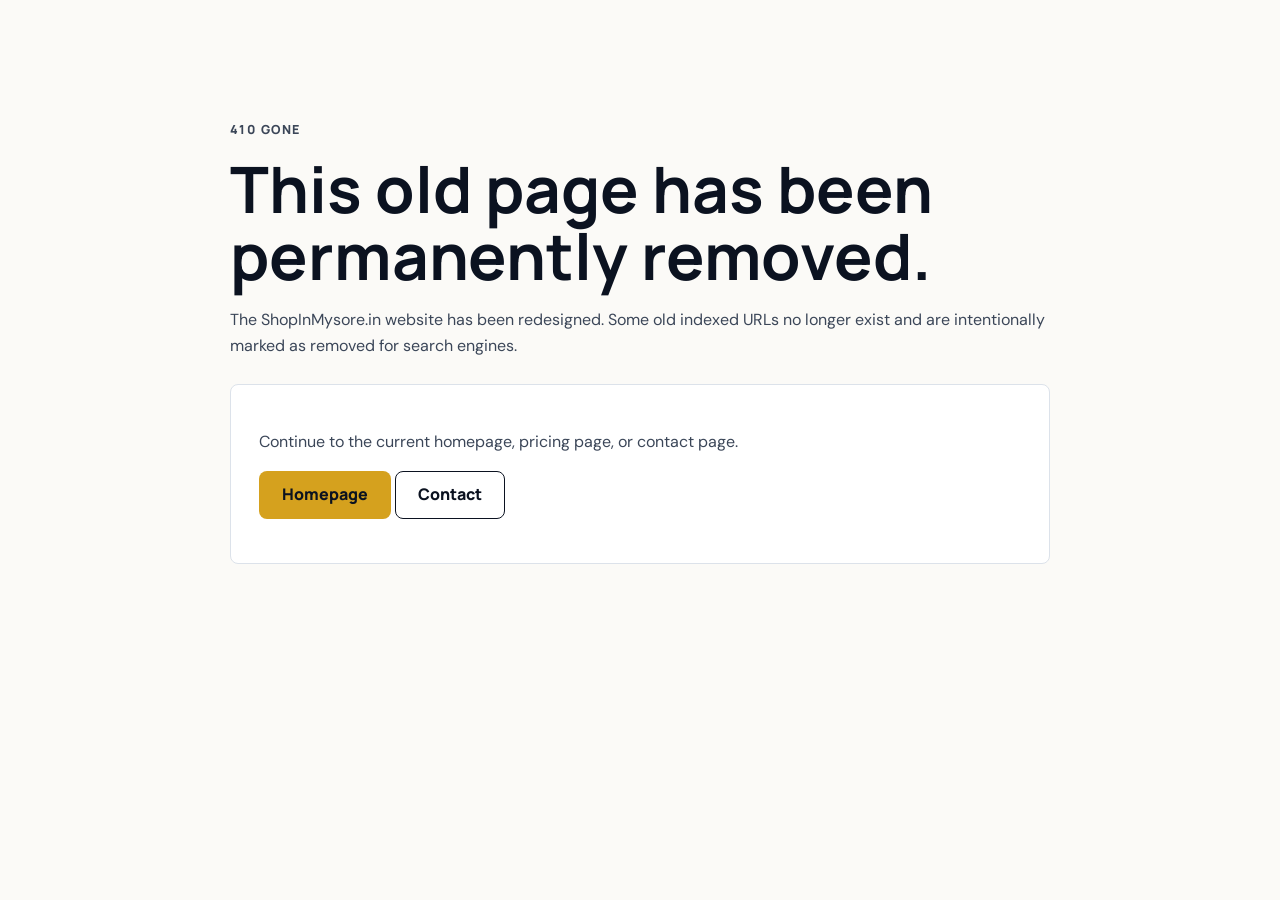
<file: 410.html>
<!doctype html><html lang="en-IN"><head><meta charset="utf-8"><meta name="viewport" content="width=device-width, initial-scale=1"><title>Page Removed | ShopInMysore.in</title><meta name="robots" content="noindex,follow"><link rel="canonical" href="https://shopinmysore.in/410"><link rel="stylesheet" href="/public/css/styles.css"><link rel="icon" href="/favicon.ico"></head><body><main class="content-page"><article class="container"><p class="eyebrow">410 Gone</p><h1>This old page has been permanently removed.</h1><p>The ShopInMysore.in website has been redesigned. Some old indexed URLs no longer exist and are intentionally marked as removed for search engines.</p><div class="gone-box"><p>Continue to the current homepage, pricing page, or contact page.</p><p><a class="btn btn-gold" href="/">Homepage</a> <a class="btn btn-outline" href="/contact">Contact</a></p></div></article></main></body></html>
</file>
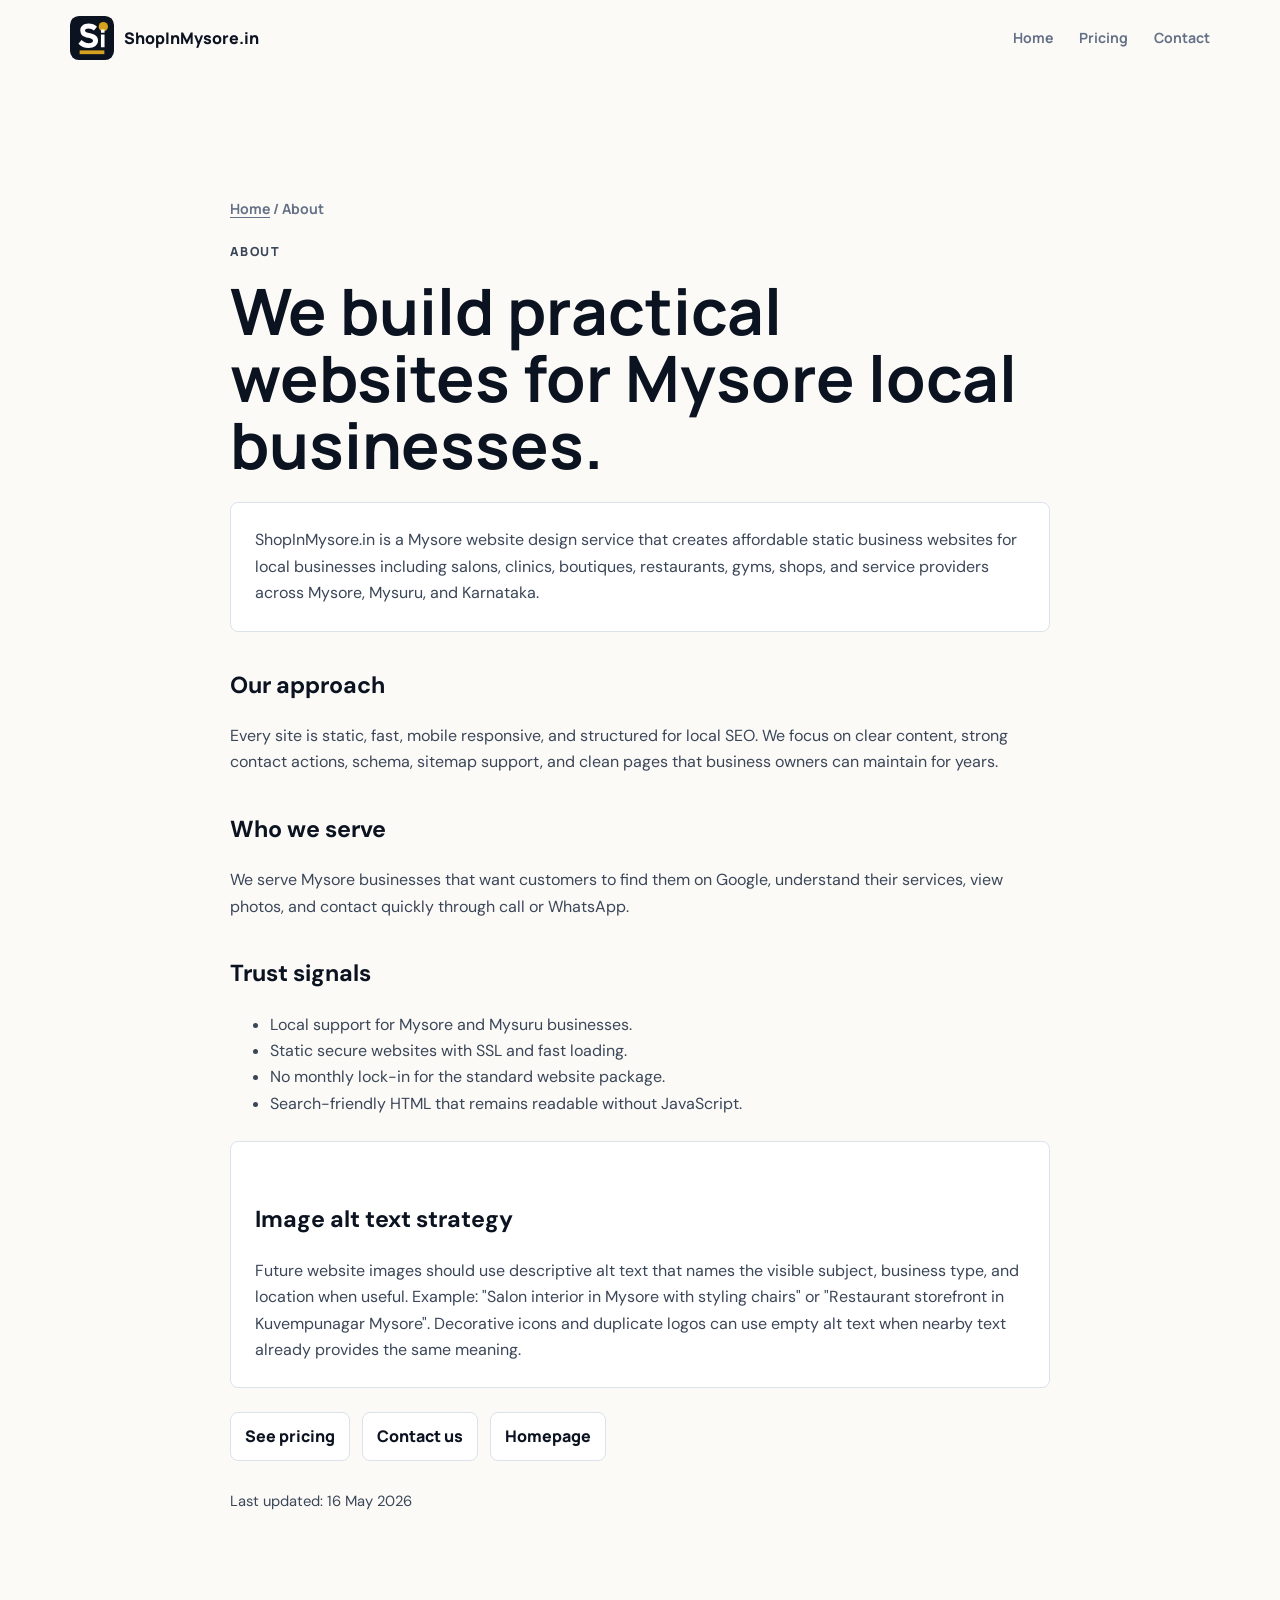
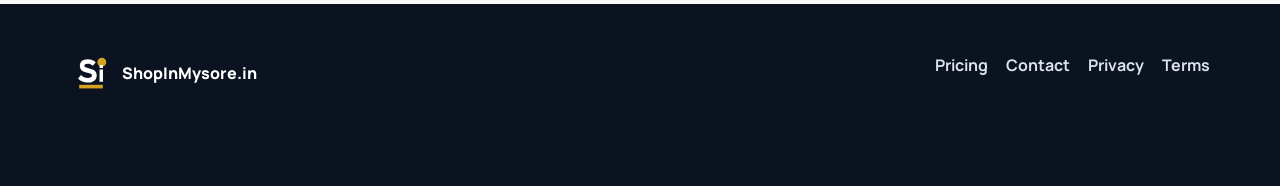
<file: about.html>
<!doctype html>
<html lang="en-IN">
  <head>
    <meta charset="utf-8" />
    <meta name="viewport" content="width=device-width, initial-scale=1" />
    <title>About | Mysore Website Design Service | ShopInMysore.in</title>
    <meta name="description" content="About ShopInMysore.in, a Mysore and Mysuru website design service for local businesses that need affordable static websites, local SEO, WhatsApp enquiries, and support." />
    <meta name="robots" content="index,follow,max-image-preview:large" />
    <link rel="canonical" href="https://shopinmysore.in/about" />
    <meta name="geo.region" content="IN-KA" />
    <meta name="geo.placename" content="Mysore, Karnataka" />
    <meta name="geo.position" content="12.2958;76.6394" />
    <meta name="ICBM" content="12.2958, 76.6394" />
    <link rel="stylesheet" href="/public/css/styles.css" />
    <link rel="icon" href="/favicon.ico" />
    <link rel="apple-touch-icon" href="/public/images/logo/apple-touch-icon.png" />
    <meta property="og:type" content="website" />
    <meta property="og:site_name" content="ShopInMysore.in" />
    <meta property="og:title" content="About ShopInMysore.in" />
    <meta property="og:description" content="A local website design service for Mysore businesses that want static secure websites, local SEO, WhatsApp enquiries, and no monthly lock-in." />
    <meta property="og:url" content="https://shopinmysore.in/about" />
    <meta property="og:image" content="https://shopinmysore.in/public/images/social/og-image.png" />
    <meta property="og:image:alt" content="ShopInMysore.in local website design service in Mysore" />
    <meta name="twitter:card" content="summary_large_image" />
    <meta name="twitter:title" content="About ShopInMysore.in" />
    <meta name="twitter:description" content="Affordable static website design and local SEO support for Mysore businesses." />
    <meta name="twitter:image" content="https://shopinmysore.in/public/images/social/og-image.png" />
    <script type="application/ld+json">
      {
        "@context": "https://schema.org",
        "@graph": [
          {
            "@type": "AboutPage",
            "@id": "https://shopinmysore.in/about#page",
            "url": "https://shopinmysore.in/about",
            "name": "About ShopInMysore.in",
            "description": "ShopInMysore.in is a Mysore website design service for local businesses.",
            "isPartOf": { "@id": "https://shopinmysore.in/#website" }
          },
          {
            "@type": "BreadcrumbList",
            "@id": "https://shopinmysore.in/about#breadcrumb",
            "itemListElement": [
              { "@type": "ListItem", "position": 1, "name": "Home", "item": "https://shopinmysore.in/" },
              { "@type": "ListItem", "position": 2, "name": "About", "item": "https://shopinmysore.in/about" }
            ]
          }
        ]
      }
    </script>
  </head>
  <body>
    <header class="site-header">
      <nav class="nav container" aria-label="Main navigation">
        <a class="brand" href="/"><img src="/public/images/logo/logo.svg" width="44" height="44" alt="" /><span>ShopInMysore.in</span></a>
        <div class="nav-links is-open-static"><a href="/">Home</a><a href="/pricing">Pricing</a><a href="/contact">Contact</a></div>
      </nav>
    </header>
    <main class="content-page">
      <article class="container">
        <nav class="breadcrumb" aria-label="Breadcrumb"><a href="/">Home</a> / About</nav>
        <p class="eyebrow">About</p>
        <h1>We build practical websites for Mysore local businesses.</h1>
        <div class="ai-summary">
          <p>ShopInMysore.in is a Mysore website design service that creates affordable static business websites for local businesses including salons, clinics, boutiques, restaurants, gyms, shops, and service providers across Mysore, Mysuru, and Karnataka.</p>
        </div>
        <h2>Our approach</h2>
        <p>Every site is static, fast, mobile responsive, and structured for local SEO. We focus on clear content, strong contact actions, schema, sitemap support, and clean pages that business owners can maintain for years.</p>
        <h2>Who we serve</h2>
        <p>We serve Mysore businesses that want customers to find them on Google, understand their services, view photos, and contact quickly through call or WhatsApp.</p>
        <h2>Trust signals</h2>
        <ul>
          <li>Local support for Mysore and Mysuru businesses.</li>
          <li>Static secure websites with SSL and fast loading.</li>
          <li>No monthly lock-in for the standard website package.</li>
          <li>Search-friendly HTML that remains readable without JavaScript.</li>
        </ul>
        <section class="metadata-box" aria-labelledby="alt-text-title">
          <h2 id="alt-text-title">Image alt text strategy</h2>
          <p>Future website images should use descriptive alt text that names the visible subject, business type, and location when useful. Example: "Salon interior in Mysore with styling chairs" or "Restaurant storefront in Kuvempunagar Mysore". Decorative icons and duplicate logos can use empty alt text when nearby text already provides the same meaning.</p>
        </section>
        <div class="content-links"><a href="/pricing">See pricing</a><a href="/contact">Contact us</a><a href="/">Homepage</a></div>
        <p class="last-updated">Last updated: 16 May 2026</p>
      </article>
    </main>
    <footer class="site-footer">
      <div class="container footer-grid">
        <a class="brand footer-brand" href="/"><img src="/public/images/logo/logo.svg" width="42" height="42" alt="" /><span>ShopInMysore.in</span></a>
        <nav aria-label="Footer pages"><a href="/pricing">Pricing</a><a href="/contact">Contact</a><a href="/privacy-policy">Privacy</a><a href="/terms">Terms</a></nav>
      </div>
    </footer>
    <script src="/public/js/main.js" defer></script>
  </body>
</html>
</file>
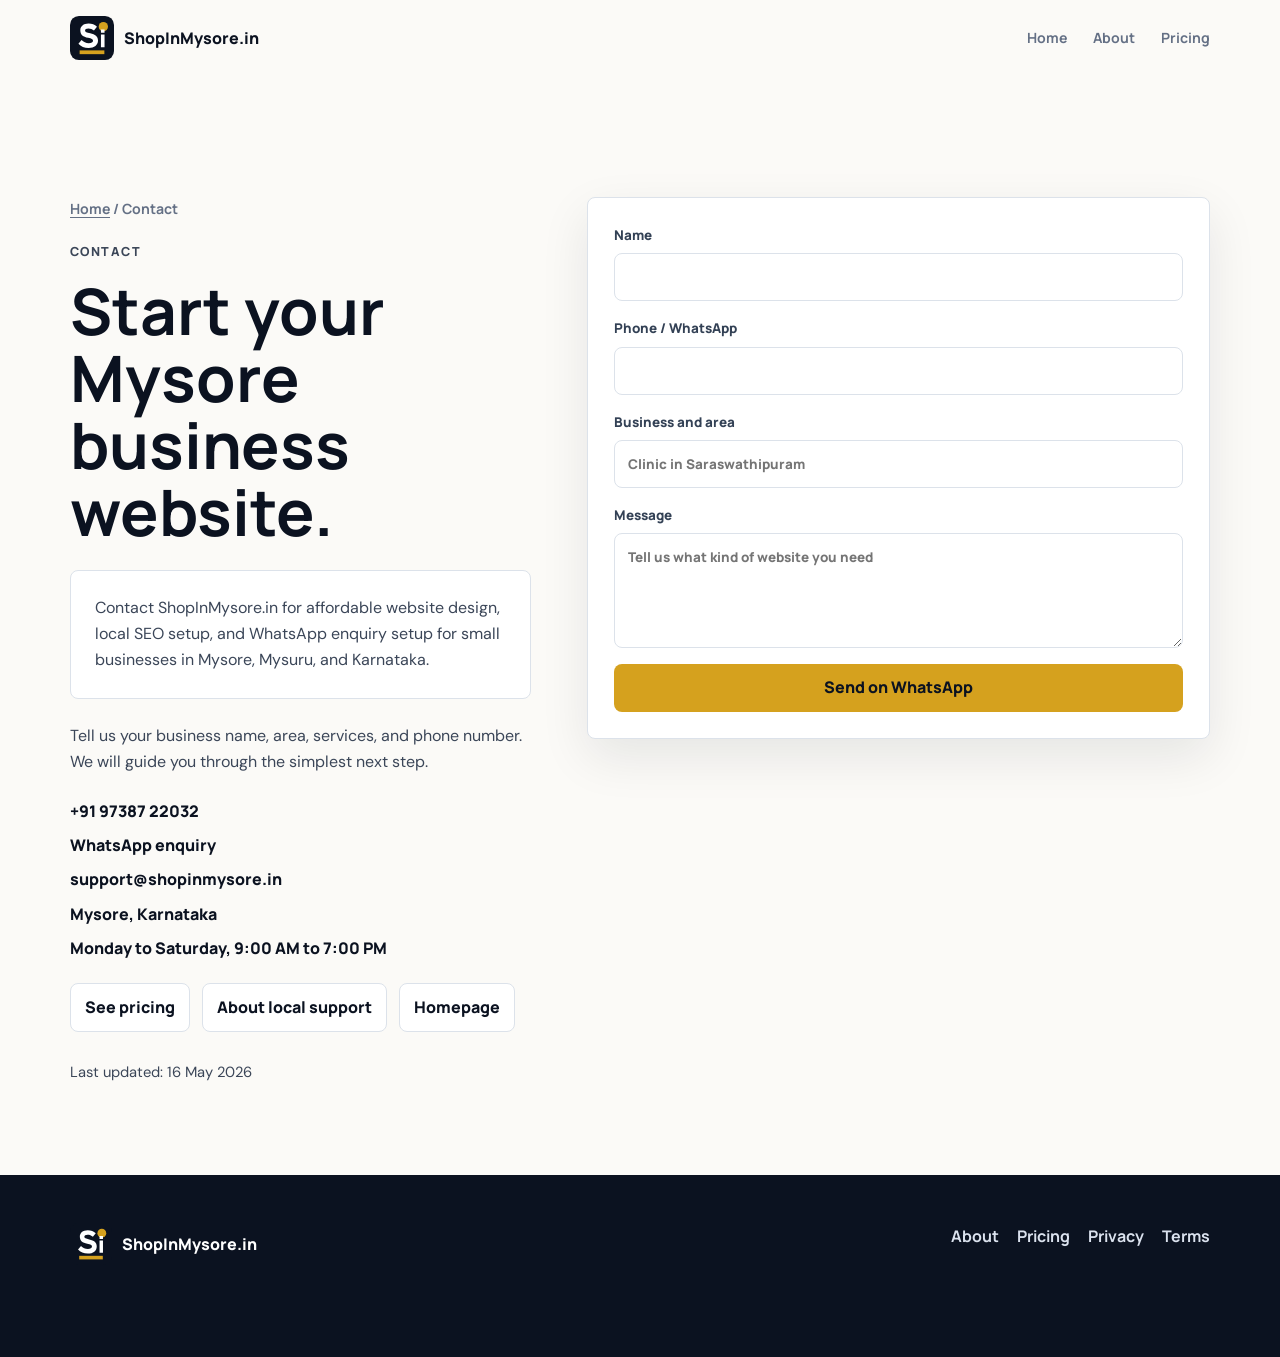
<file: contact.html>
<!doctype html>
<html lang="en-IN">
  <head>
    <meta charset="utf-8" />
    <meta name="viewport" content="width=device-width, initial-scale=1" />
    <title>Contact | Website Design Mysore | ShopInMysore.in</title>
    <meta name="description" content="Contact ShopInMysore.in for affordable website design in Mysore and Mysuru. Call, email, or WhatsApp to start a static SEO-ready business website." />
    <meta name="robots" content="index,follow,max-image-preview:large" />
    <link rel="canonical" href="https://shopinmysore.in/contact" />
    <meta name="geo.region" content="IN-KA" />
    <meta name="geo.placename" content="Mysore, Karnataka" />
    <meta name="geo.position" content="12.2958;76.6394" />
    <meta name="ICBM" content="12.2958, 76.6394" />
    <link rel="stylesheet" href="/public/css/styles.css" />
    <link rel="icon" href="/favicon.ico" />
    <link rel="apple-touch-icon" href="/public/images/logo/apple-touch-icon.png" />
    <meta property="og:type" content="website" />
    <meta property="og:site_name" content="ShopInMysore.in" />
    <meta property="og:title" content="Contact ShopInMysore.in for Website Design in Mysore" />
    <meta property="og:description" content="Call, email, or WhatsApp for affordable static business websites in Mysore with local SEO and WhatsApp enquiries." />
    <meta property="og:url" content="https://shopinmysore.in/contact" />
    <meta property="og:image" content="https://shopinmysore.in/public/images/social/og-image.png" />
    <meta property="og:image:alt" content="Contact ShopInMysore.in for website design in Mysore" />
    <meta name="twitter:card" content="summary_large_image" />
    <meta name="twitter:title" content="Contact ShopInMysore.in" />
    <meta name="twitter:description" content="Start your Mysore business website by call, email, or WhatsApp." />
    <meta name="twitter:image" content="https://shopinmysore.in/public/images/social/og-image.png" />
    <script type="application/ld+json">
      {
        "@context": "https://schema.org",
        "@graph": [
          {
            "@type": "ContactPage",
            "@id": "https://shopinmysore.in/contact#page",
            "url": "https://shopinmysore.in/contact",
            "name": "Contact ShopInMysore.in",
            "description": "Contact page for ShopInMysore.in website design services in Mysore."
          },
          {
            "@type": "BreadcrumbList",
            "@id": "https://shopinmysore.in/contact#breadcrumb",
            "itemListElement": [
              { "@type": "ListItem", "position": 1, "name": "Home", "item": "https://shopinmysore.in/" },
              { "@type": "ListItem", "position": 2, "name": "Contact", "item": "https://shopinmysore.in/contact" }
            ]
          },
          {
            "@type": ["LocalBusiness", "ProfessionalService"],
            "@id": "https://shopinmysore.in/#business",
            "name": "ShopInMysore.in",
            "telephone": "+91-9738722032",
            "email": "support@shopinmysore.in",
            "url": "https://shopinmysore.in/",
            "address": {
              "@type": "PostalAddress",
              "addressLocality": "Mysore",
              "addressRegion": "Karnataka",
              "addressCountry": "IN"
            },
            "areaServed": ["Mysore", "Mysuru", "Karnataka"],
            "openingHours": "Mo-Sa 09:00-19:00",
            "serviceType": ["Website design", "Local SEO", "WhatsApp business setup"]
          }
        ]
      }
    </script>
  </head>
  <body>
    <header class="site-header">
      <nav class="nav container" aria-label="Main navigation">
        <a class="brand" href="/"><img src="/public/images/logo/logo.svg" width="44" height="44" alt="" /><span>ShopInMysore.in</span></a>
        <div class="nav-links is-open-static"><a href="/">Home</a><a href="/about">About</a><a href="/pricing">Pricing</a></div>
      </nav>
    </header>
    <main class="content-page">
      <div class="container split">
        <article>
          <nav class="breadcrumb" aria-label="Breadcrumb"><a href="/">Home</a> / Contact</nav>
          <p class="eyebrow">Contact</p>
          <h1>Start your Mysore business website.</h1>
          <div class="ai-summary">
            <p>Contact ShopInMysore.in for affordable website design, local SEO setup, and WhatsApp enquiry setup for small businesses in Mysore, Mysuru, and Karnataka.</p>
          </div>
          <p>Tell us your business name, area, services, and phone number. We will guide you through the simplest next step.</p>
          <div class="contact-lines">
            <a href="tel:+919738722032">+91 97387 22032</a>
            <a href="https://wa.me/919738722032?text=Hi%20ShopInMysore%2C%20I%20want%20a%20website%20for%20my%20Mysore%20business." rel="noopener">WhatsApp enquiry</a>
            <a href="mailto:support@shopinmysore.in">support@shopinmysore.in</a>
            <span>Mysore, Karnataka</span>
            <span>Monday to Saturday, 9:00 AM to 7:00 PM</span>
          </div>
          <div class="content-links"><a href="/pricing">See pricing</a><a href="/about">About local support</a><a href="/">Homepage</a></div>
          <p class="last-updated">Last updated: 16 May 2026</p>
        </article>
        <form class="contact-form" data-whatsapp-form>
          <label>Name <input name="name" autocomplete="name" required /></label>
          <label>Phone / WhatsApp <input name="phone" autocomplete="tel" required /></label>
          <label>Business and area <input name="business" placeholder="Clinic in Saraswathipuram" /></label>
          <label>Message <textarea name="message" rows="4" placeholder="Tell us what kind of website you need"></textarea></label>
          <button class="btn btn-gold" type="submit">Send on WhatsApp</button>
        </form>
      </div>
    </main>
    <footer class="site-footer">
      <div class="container footer-grid">
        <a class="brand footer-brand" href="/"><img src="/public/images/logo/logo.svg" width="42" height="42" alt="" /><span>ShopInMysore.in</span></a>
        <nav aria-label="Footer pages"><a href="/about">About</a><a href="/pricing">Pricing</a><a href="/privacy-policy">Privacy</a><a href="/terms">Terms</a></nav>
      </div>
    </footer>
    <script src="/public/js/main.js" defer></script>
  </body>
</html>
</file>
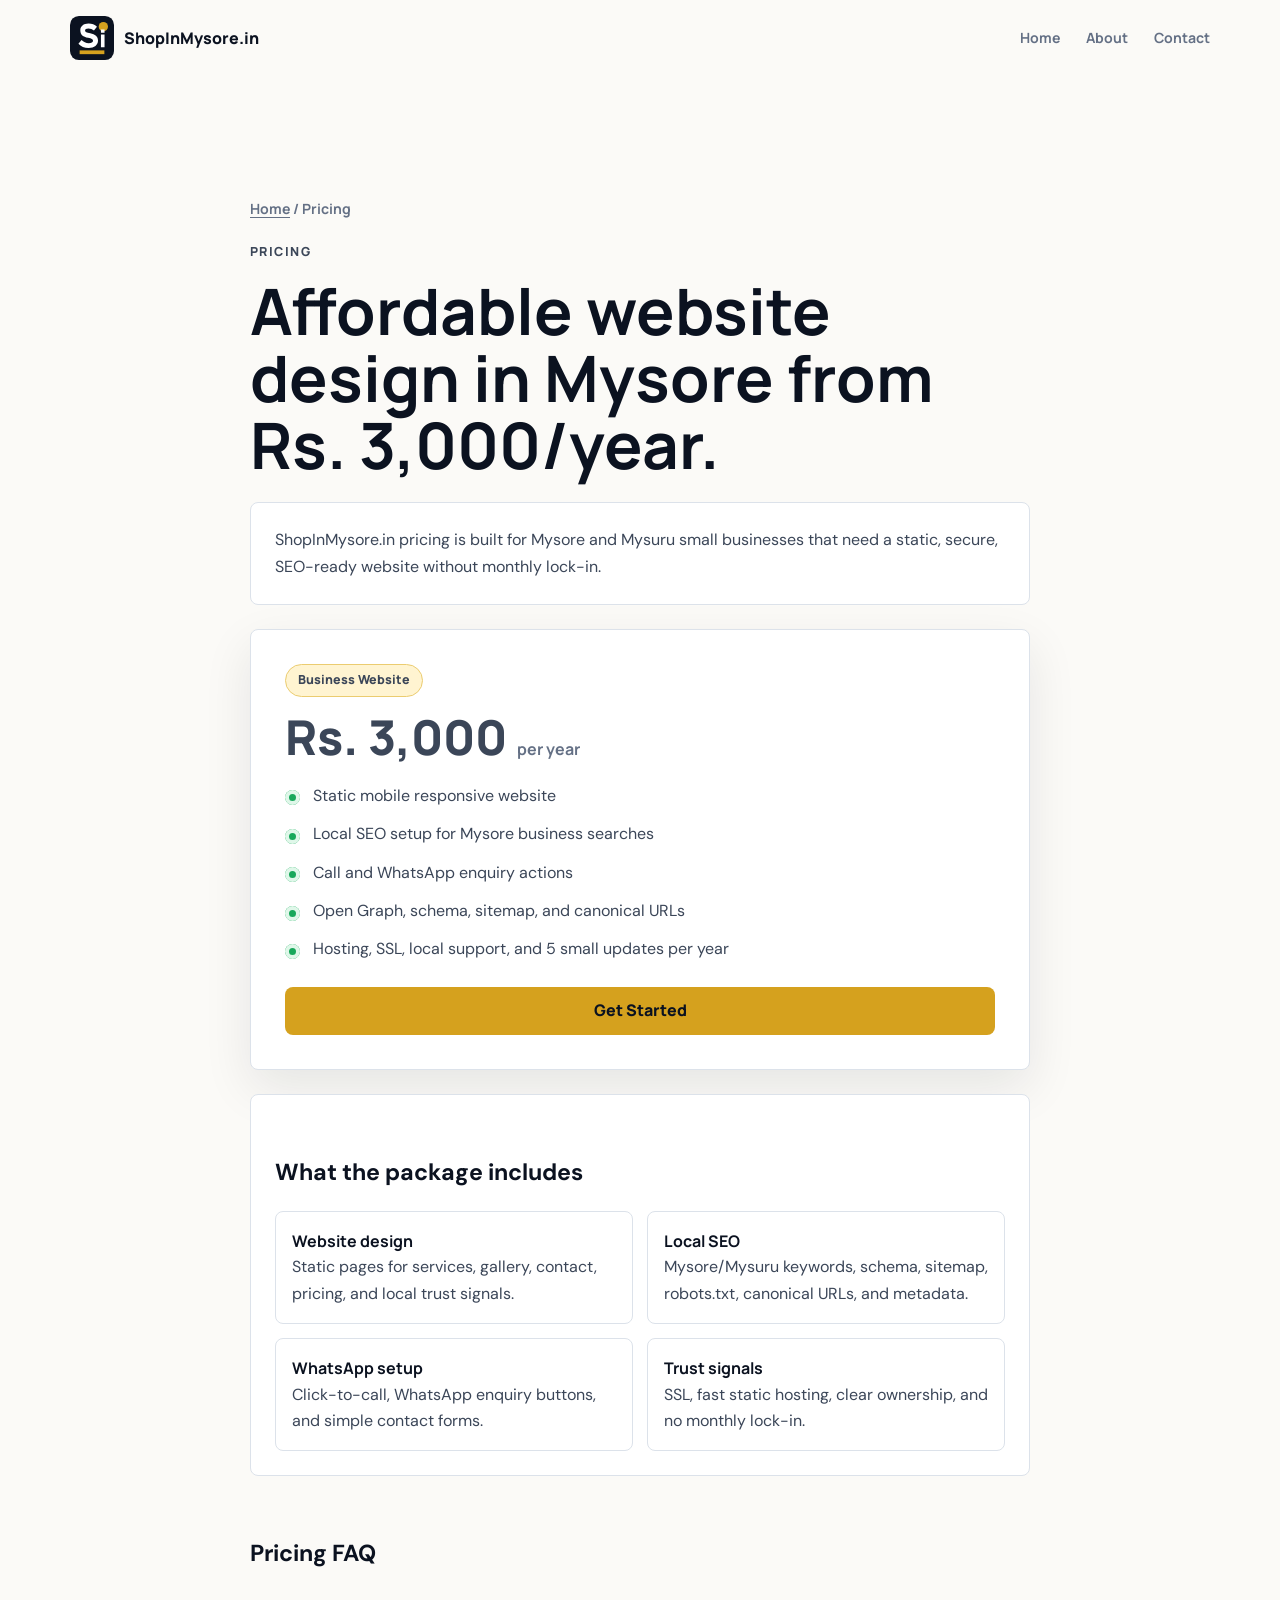
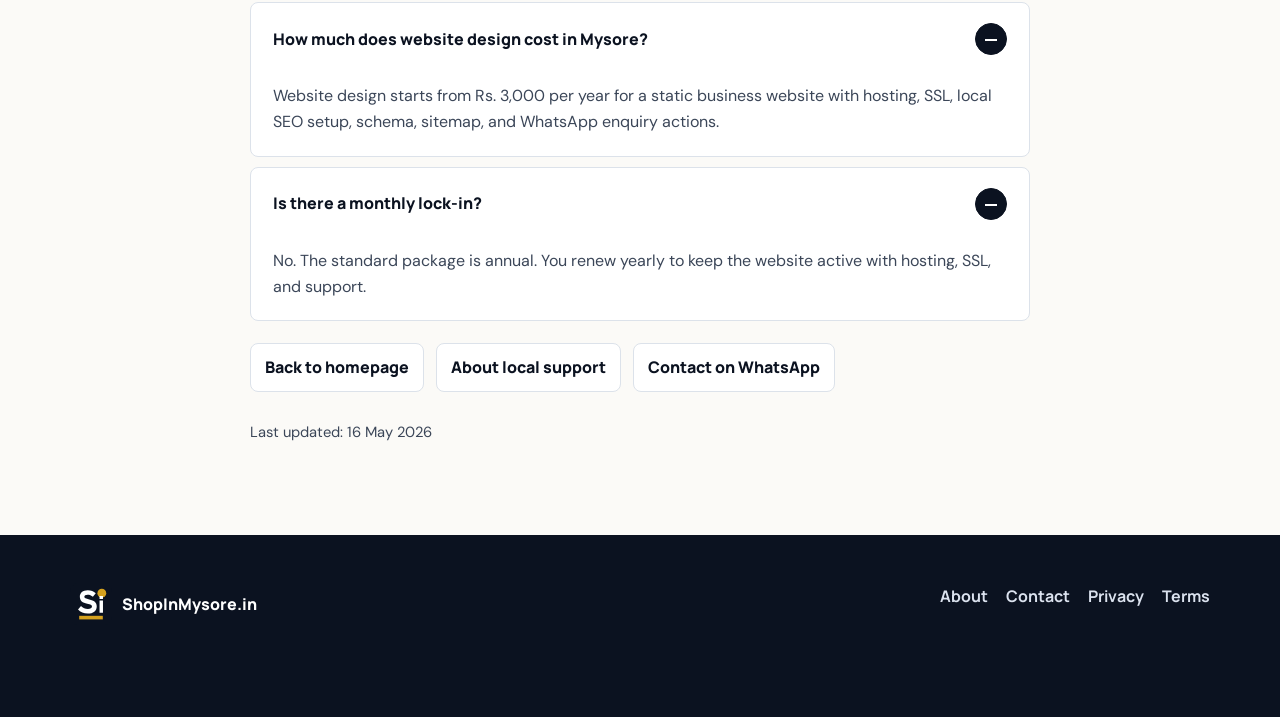
<file: pricing.html>
<!doctype html>
<html lang="en-IN">
  <head>
    <meta charset="utf-8" />
    <meta name="viewport" content="width=device-width, initial-scale=1" />
    <title>Pricing | Affordable Website Design Mysore | ShopInMysore.in</title>
    <meta name="description" content="Website design pricing in Mysore from Rs. 3,000/year. Static secure business website with hosting, SSL, WhatsApp enquiry, local SEO setup, schema, and support." />
    <meta name="robots" content="index,follow,max-image-preview:large" />
    <link rel="canonical" href="https://shopinmysore.in/pricing" />
    <meta name="geo.region" content="IN-KA" />
    <meta name="geo.placename" content="Mysore, Karnataka" />
    <meta name="geo.position" content="12.2958;76.6394" />
    <meta name="ICBM" content="12.2958, 76.6394" />
    <link rel="stylesheet" href="/public/css/styles.css" />
    <link rel="icon" href="/favicon.ico" />
    <link rel="apple-touch-icon" href="/public/images/logo/apple-touch-icon.png" />
    <meta property="og:type" content="website" />
    <meta property="og:site_name" content="ShopInMysore.in" />
    <meta property="og:title" content="Website Design Pricing in Mysore from Rs. 3,000/year" />
    <meta property="og:description" content="A static, SEO-ready business website for Mysore local businesses with hosting, SSL, WhatsApp enquiries, and no monthly lock-in." />
    <meta property="og:url" content="https://shopinmysore.in/pricing" />
    <meta property="og:image" content="https://shopinmysore.in/public/images/social/og-image.png" />
    <meta property="og:image:alt" content="ShopInMysore.in website pricing for Mysore businesses" />
    <meta name="twitter:card" content="summary_large_image" />
    <meta name="twitter:title" content="Website Design Pricing Mysore | ShopInMysore.in" />
    <meta name="twitter:description" content="Affordable static business websites in Mysore from Rs. 3,000/year with local SEO and WhatsApp setup." />
    <meta name="twitter:image" content="https://shopinmysore.in/public/images/social/og-image.png" />
    <script type="application/ld+json">
      {
        "@context": "https://schema.org",
        "@graph": [
          {
            "@type": "BreadcrumbList",
            "@id": "https://shopinmysore.in/pricing#breadcrumb",
            "itemListElement": [
              { "@type": "ListItem", "position": 1, "name": "Home", "item": "https://shopinmysore.in/" },
              { "@type": "ListItem", "position": 2, "name": "Pricing", "item": "https://shopinmysore.in/pricing" }
            ]
          },
          {
            "@type": "Service",
            "@id": "https://shopinmysore.in/pricing#website-design-service",
            "name": "Affordable website design in Mysore",
            "serviceType": "Website design",
            "provider": { "@id": "https://shopinmysore.in/#business" },
            "areaServed": ["Mysore", "Mysuru", "Karnataka"],
            "offers": {
              "@type": "Offer",
              "price": "3000",
              "priceCurrency": "INR",
              "availability": "https://schema.org/InStock",
              "url": "https://shopinmysore.in/pricing"
            }
          },
          {
            "@type": "FAQPage",
            "@id": "https://shopinmysore.in/pricing#faq",
            "mainEntity": [
              {
                "@type": "Question",
                "name": "How much does website design cost in Mysore?",
                "acceptedAnswer": {
                  "@type": "Answer",
                  "text": "ShopInMysore.in pricing starts from Rs. 3,000 per year for a static business website with hosting, SSL, local SEO setup, schema, sitemap, WhatsApp enquiry actions, and 5 small content changes per year."
                }
              },
              {
                "@type": "Question",
                "name": "Is there a monthly lock-in?",
                "acceptedAnswer": {
                  "@type": "Answer",
                  "text": "No. The standard website package is annual, not a monthly lock-in. Annual renewal keeps hosting, SSL, and basic support active."
                }
              }
            ]
          }
        ]
      }
    </script>
  </head>
  <body>
    <header class="site-header">
      <nav class="nav container" aria-label="Main navigation">
        <a class="brand" href="/"><img src="/public/images/logo/logo.svg" width="44" height="44" alt="" /><span>ShopInMysore.in</span></a>
        <div class="nav-links is-open-static"><a href="/">Home</a><a href="/about">About</a><a href="/contact">Contact</a></div>
      </nav>
    </header>
    <main class="content-page">
      <section class="container pricing-wrap">
        <nav class="breadcrumb" aria-label="Breadcrumb"><a href="/">Home</a> / Pricing</nav>
        <p class="eyebrow">Pricing</p>
        <h1>Affordable website design in Mysore from Rs. 3,000/year.</h1>
        <div class="ai-summary">
          <p>ShopInMysore.in pricing is built for Mysore and Mysuru small businesses that need a static, secure, SEO-ready website without monthly lock-in.</p>
        </div>
        <article class="price-card">
          <p class="badge">Business Website</p>
          <p class="price">Rs. 3,000 <span>per year</span></p>
          <ul class="check-list">
            <li>Static mobile responsive website</li>
            <li>Local SEO setup for Mysore business searches</li>
            <li>Call and WhatsApp enquiry actions</li>
            <li>Open Graph, schema, sitemap, and canonical URLs</li>
            <li>Hosting, SSL, local support, and 5 small updates per year</li>
          </ul>
          <a class="btn btn-gold" href="/contact">Get Started</a>
        </article>
        <section class="metadata-box" aria-labelledby="included-title">
          <h2 id="included-title">What the package includes</h2>
          <ul class="meta-list">
            <li><strong>Website design</strong> Static pages for services, gallery, contact, pricing, and local trust signals.</li>
            <li><strong>Local SEO</strong> Mysore/Mysuru keywords, schema, sitemap, robots.txt, canonical URLs, and metadata.</li>
            <li><strong>WhatsApp setup</strong> Click-to-call, WhatsApp enquiry buttons, and simple contact forms.</li>
            <li><strong>Trust signals</strong> SSL, fast static hosting, clear ownership, and no monthly lock-in.</li>
          </ul>
        </section>
        <section class="faq-list" data-faq aria-labelledby="pricing-faq-title">
          <h2 id="pricing-faq-title">Pricing FAQ</h2>
          <article class="faq-item is-open">
            <button class="faq-question" type="button" aria-expanded="true"><span>How much does website design cost in Mysore?</span><span class="faq-icon" aria-hidden="true"></span></button>
            <div class="faq-answer"><p>Website design starts from Rs. 3,000 per year for a static business website with hosting, SSL, local SEO setup, schema, sitemap, and WhatsApp enquiry actions.</p></div>
          </article>
          <article class="faq-item is-open">
            <button class="faq-question" type="button" aria-expanded="true"><span>Is there a monthly lock-in?</span><span class="faq-icon" aria-hidden="true"></span></button>
            <div class="faq-answer"><p>No. The standard package is annual. You renew yearly to keep the website active with hosting, SSL, and support.</p></div>
          </article>
        </section>
        <div class="content-links"><a href="/">Back to homepage</a><a href="/about">About local support</a><a href="/contact">Contact on WhatsApp</a></div>
        <p class="last-updated">Last updated: 16 May 2026</p>
      </section>
    </main>
    <footer class="site-footer">
      <div class="container footer-grid">
        <a class="brand footer-brand" href="/"><img src="/public/images/logo/logo.svg" width="42" height="42" alt="" /><span>ShopInMysore.in</span></a>
        <nav aria-label="Footer pages"><a href="/about">About</a><a href="/contact">Contact</a><a href="/privacy-policy">Privacy</a><a href="/terms">Terms</a></nav>
      </div>
    </footer>
    <script src="/public/js/main.js" defer></script>
  </body>
</html>
</file>
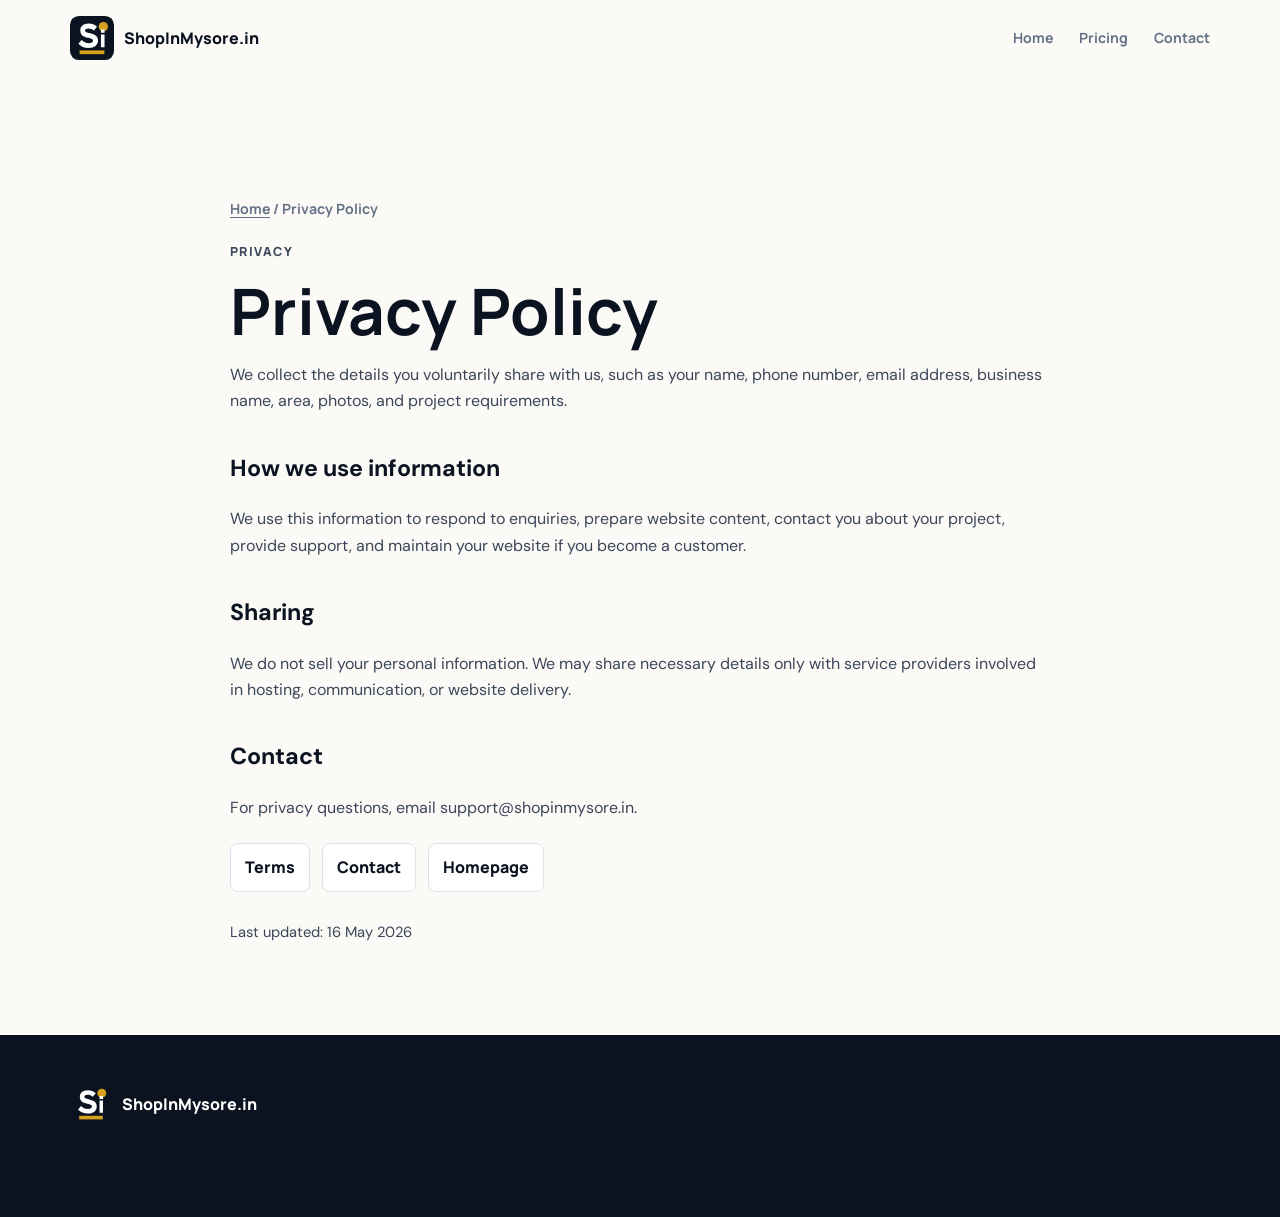
<file: privacy-policy.html>
<!doctype html>
<html lang="en-IN">
  <head>
    <meta charset="utf-8" />
    <meta name="viewport" content="width=device-width, initial-scale=1" />
    <title>Privacy Policy | ShopInMysore.in</title>
    <meta name="description" content="Privacy policy for ShopInMysore.in. Learn how contact details, business information, photos, and project details are used for Mysore website enquiries and support." />
    <meta name="robots" content="index,follow" />
    <link rel="canonical" href="https://shopinmysore.in/privacy-policy" />
    <link rel="stylesheet" href="/public/css/styles.css" />
    <link rel="icon" href="/favicon.ico" />
    <meta property="og:type" content="website" />
    <meta property="og:site_name" content="ShopInMysore.in" />
    <meta property="og:title" content="Privacy Policy | ShopInMysore.in" />
    <meta property="og:description" content="How ShopInMysore.in uses contact details and business information for website enquiries and support." />
    <meta property="og:url" content="https://shopinmysore.in/privacy-policy" />
    <meta property="og:image" content="https://shopinmysore.in/public/images/social/og-image.png" />
    <meta name="twitter:card" content="summary_large_image" />
    <meta name="twitter:title" content="Privacy Policy | ShopInMysore.in" />
    <meta name="twitter:description" content="Privacy information for Mysore website design enquiries." />
    <meta name="twitter:image" content="https://shopinmysore.in/public/images/social/og-image.png" />
    <script type="application/ld+json">
      {
        "@context": "https://schema.org",
        "@graph": [
          {
            "@type": "PrivacyPolicy",
            "@id": "https://shopinmysore.in/privacy-policy#page",
            "url": "https://shopinmysore.in/privacy-policy",
            "name": "Privacy Policy"
          },
          {
            "@type": "BreadcrumbList",
            "@id": "https://shopinmysore.in/privacy-policy#breadcrumb",
            "itemListElement": [
              { "@type": "ListItem", "position": 1, "name": "Home", "item": "https://shopinmysore.in/" },
              { "@type": "ListItem", "position": 2, "name": "Privacy Policy", "item": "https://shopinmysore.in/privacy-policy" }
            ]
          }
        ]
      }
    </script>
  </head>
  <body>
    <header class="site-header">
      <nav class="nav container" aria-label="Main navigation">
        <a class="brand" href="/"><img src="/public/images/logo/logo.svg" width="44" height="44" alt="" /><span>ShopInMysore.in</span></a>
        <div class="nav-links is-open-static"><a href="/">Home</a><a href="/pricing">Pricing</a><a href="/contact">Contact</a></div>
      </nav>
    </header>
    <main class="content-page">
      <article class="container">
        <nav class="breadcrumb" aria-label="Breadcrumb"><a href="/">Home</a> / Privacy Policy</nav>
        <p class="eyebrow">Privacy</p>
        <h1>Privacy Policy</h1>
        <p>We collect the details you voluntarily share with us, such as your name, phone number, email address, business name, area, photos, and project requirements.</p>
        <h2>How we use information</h2>
        <p>We use this information to respond to enquiries, prepare website content, contact you about your project, provide support, and maintain your website if you become a customer.</p>
        <h2>Sharing</h2>
        <p>We do not sell your personal information. We may share necessary details only with service providers involved in hosting, communication, or website delivery.</p>
        <h2>Contact</h2>
        <p>For privacy questions, email <a href="mailto:support@shopinmysore.in">support@shopinmysore.in</a>.</p>
        <div class="content-links"><a href="/terms">Terms</a><a href="/contact">Contact</a><a href="/">Homepage</a></div>
        <p class="last-updated">Last updated: 16 May 2026</p>
      </article>
    </main>
    <footer class="site-footer">
      <div class="container footer-grid">
        <a class="brand footer-brand" href="/"><img src="/public/images/logo/logo.svg" width="42" height="42" alt="" /><span>ShopInMysore.in</span></a>
      </div>
    </footer>
  </body>
</html>
</file>
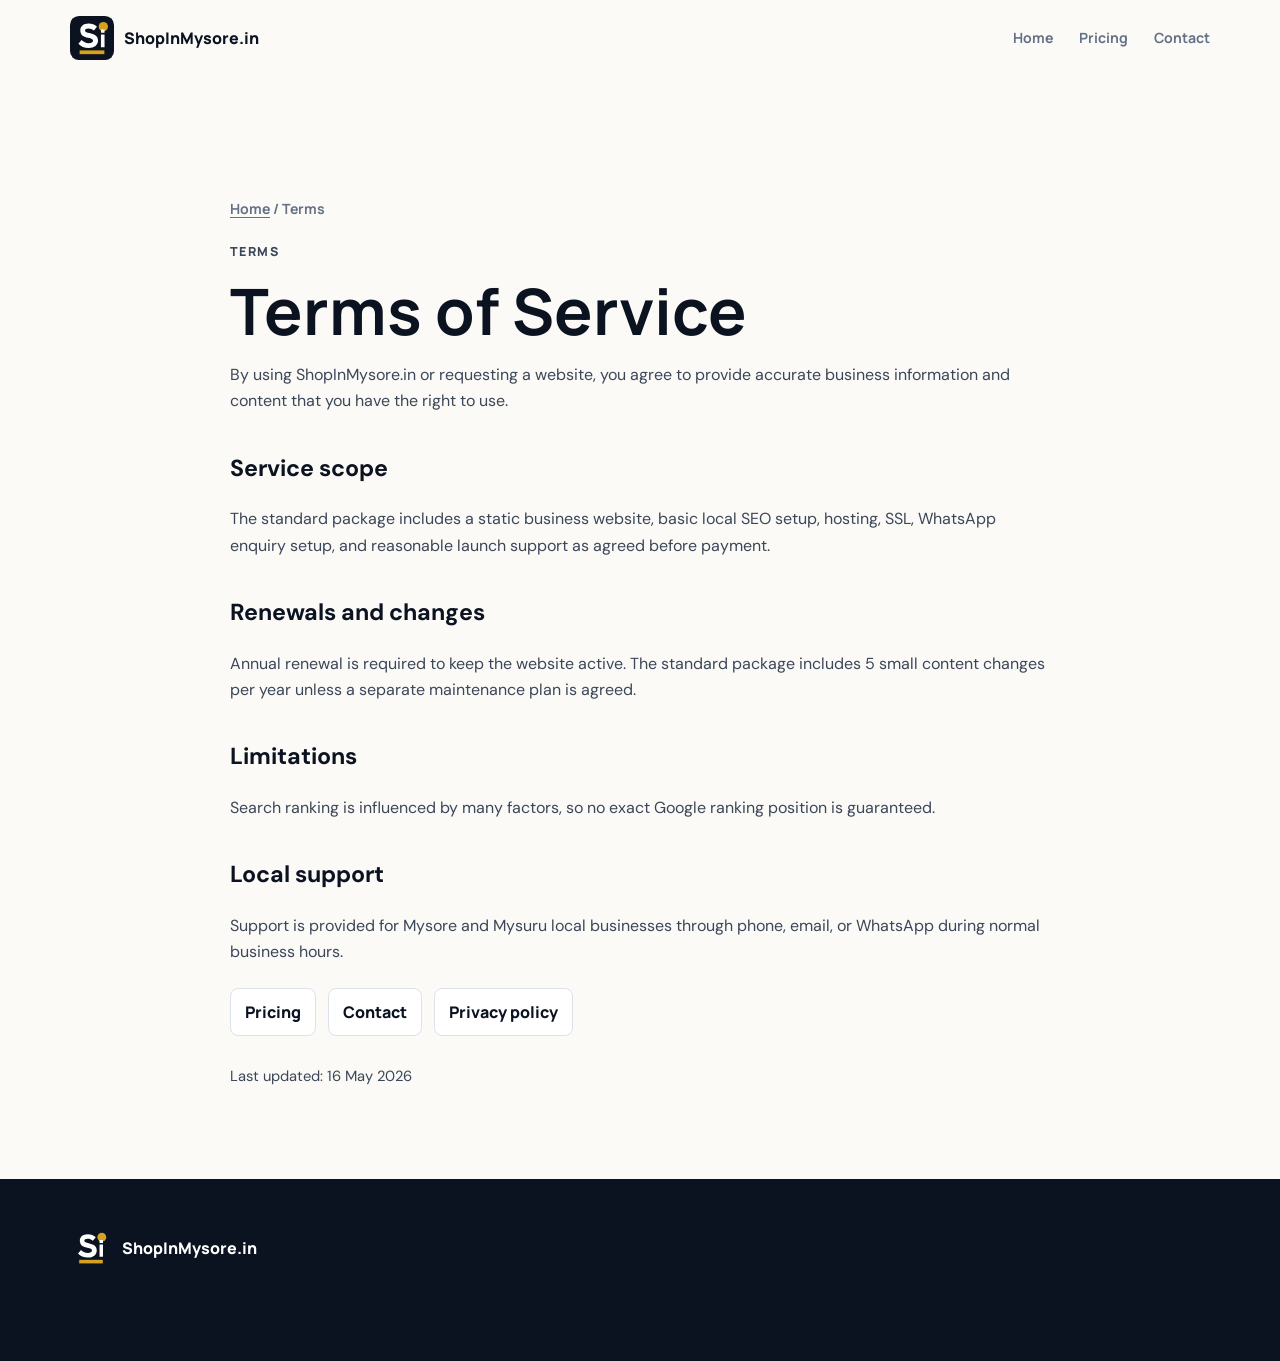
<file: terms.html>
<!doctype html>
<html lang="en-IN">
  <head>
    <meta charset="utf-8" />
    <meta name="viewport" content="width=device-width, initial-scale=1" />
    <title>Terms | ShopInMysore.in</title>
    <meta name="description" content="Terms of service for ShopInMysore.in website design, local SEO, hosting, SSL, WhatsApp setup, and support for Mysore local businesses." />
    <meta name="robots" content="index,follow" />
    <link rel="canonical" href="https://shopinmysore.in/terms" />
    <link rel="stylesheet" href="/public/css/styles.css" />
    <link rel="icon" href="/favicon.ico" />
    <meta property="og:type" content="website" />
    <meta property="og:site_name" content="ShopInMysore.in" />
    <meta property="og:title" content="Terms | ShopInMysore.in" />
    <meta property="og:description" content="Terms for Mysore website design services by ShopInMysore.in." />
    <meta property="og:url" content="https://shopinmysore.in/terms" />
    <meta property="og:image" content="https://shopinmysore.in/public/images/social/og-image.png" />
    <meta name="twitter:card" content="summary_large_image" />
    <meta name="twitter:title" content="Terms | ShopInMysore.in" />
    <meta name="twitter:description" content="Terms for ShopInMysore.in website design services." />
    <meta name="twitter:image" content="https://shopinmysore.in/public/images/social/og-image.png" />
    <script type="application/ld+json">
      {
        "@context": "https://schema.org",
        "@graph": [
          {
            "@type": "WebPage",
            "@id": "https://shopinmysore.in/terms#page",
            "url": "https://shopinmysore.in/terms",
            "name": "Terms of Service"
          },
          {
            "@type": "BreadcrumbList",
            "@id": "https://shopinmysore.in/terms#breadcrumb",
            "itemListElement": [
              { "@type": "ListItem", "position": 1, "name": "Home", "item": "https://shopinmysore.in/" },
              { "@type": "ListItem", "position": 2, "name": "Terms", "item": "https://shopinmysore.in/terms" }
            ]
          }
        ]
      }
    </script>
  </head>
  <body>
    <header class="site-header">
      <nav class="nav container" aria-label="Main navigation">
        <a class="brand" href="/"><img src="/public/images/logo/logo.svg" width="44" height="44" alt="" /><span>ShopInMysore.in</span></a>
        <div class="nav-links is-open-static"><a href="/">Home</a><a href="/pricing">Pricing</a><a href="/contact">Contact</a></div>
      </nav>
    </header>
    <main class="content-page">
      <article class="container">
        <nav class="breadcrumb" aria-label="Breadcrumb"><a href="/">Home</a> / Terms</nav>
        <p class="eyebrow">Terms</p>
        <h1>Terms of Service</h1>
        <p>By using ShopInMysore.in or requesting a website, you agree to provide accurate business information and content that you have the right to use.</p>
        <h2>Service scope</h2>
        <p>The standard package includes a static business website, basic local SEO setup, hosting, SSL, WhatsApp enquiry setup, and reasonable launch support as agreed before payment.</p>
        <h2>Renewals and changes</h2>
        <p>Annual renewal is required to keep the website active. The standard package includes 5 small content changes per year unless a separate maintenance plan is agreed.</p>
        <h2>Limitations</h2>
        <p>Search ranking is influenced by many factors, so no exact Google ranking position is guaranteed.</p>
        <h2>Local support</h2>
        <p>Support is provided for Mysore and Mysuru local businesses through phone, email, or WhatsApp during normal business hours.</p>
        <div class="content-links"><a href="/pricing">Pricing</a><a href="/contact">Contact</a><a href="/privacy-policy">Privacy policy</a></div>
        <p class="last-updated">Last updated: 16 May 2026</p>
      </article>
    </main>
    <footer class="site-footer">
      <div class="container footer-grid">
        <a class="brand footer-brand" href="/"><img src="/public/images/logo/logo.svg" width="42" height="42" alt="" /><span>ShopInMysore.in</span></a>
      </div>
    </footer>
  </body>
</html>
</file>
<file: public/css/styles.css>
@font-face{font-family:Manrope;src:url("/public/fonts/manrope-400.woff2") format("woff2");font-weight:400;font-style:normal;font-display:swap}
@font-face{font-family:Manrope;src:url("/public/fonts/manrope-500.woff2") format("woff2");font-weight:500;font-style:normal;font-display:swap}
@font-face{font-family:Manrope;src:url("/public/fonts/manrope-600.woff2") format("woff2");font-weight:600;font-style:normal;font-display:swap}
@font-face{font-family:Manrope;src:url("/public/fonts/manrope-700.woff2") format("woff2");font-weight:700;font-style:normal;font-display:swap}
@font-face{font-family:Manrope;src:url("/public/fonts/manrope-800.woff2") format("woff2");font-weight:800;font-style:normal;font-display:swap}
@font-face{font-family:"DM Sans";src:url("/public/fonts/dm-sans-400.woff2") format("woff2");font-weight:400;font-style:normal;font-display:swap}
@font-face{font-family:"DM Sans";src:url("/public/fonts/dm-sans-500.woff2") format("woff2");font-weight:500;font-style:normal;font-display:swap}
@font-face{font-family:"DM Sans";src:url("/public/fonts/dm-sans-600.woff2") format("woff2");font-weight:600;font-style:normal;font-display:swap}
@font-face{font-family:"DM Sans";src:url("/public/fonts/dm-sans-700.woff2") format("woff2");font-weight:700;font-style:normal;font-display:swap}
@font-face{font-family:"Instrument Serif";src:url("/public/fonts/instrument-serif-400.woff2") format("woff2");font-weight:400;font-style:normal;font-display:swap}
@font-face{font-family:"Instrument Serif";src:url("/public/fonts/instrument-serif-italic.woff2") format("woff2");font-weight:400;font-style:italic;font-display:swap}
:root{--ink:#0b1220;--ink-2:#182236;--muted:#647085;--line:#dce2ea;--paper:#fbfaf7;--white:#fff;--gold:#d5a11e;--gold-2:#b9830d;--green:#18a85b;--head:Manrope,Inter,system-ui,sans-serif;--body:"DM Sans",Arial,system-ui,sans-serif;--serif:"Instrument Serif",Georgia,serif;--max:1140px;--radius:8px}
*{box-sizing:border-box}html{font-size:16px;scroll-behavior:smooth}body{margin:0;background:var(--paper);color:var(--ink);font-family:var(--body);line-height:1.65;text-rendering:optimizeLegibility;overflow-x:hidden}img{max-width:100%;display:block}a{color:inherit;text-decoration:none}button,input,textarea{font:inherit}button{cursor:pointer}.container{width:min(100% - 32px,var(--max));margin-inline:auto}.skip-link{position:absolute;left:12px;top:-80px;background:var(--ink);color:#fff;padding:10px 14px;z-index:1000}.skip-link:focus{top:12px}.site-header{position:sticky;top:0;z-index:50;background:rgba(251,250,247,.94);border-bottom:1px solid transparent;backdrop-filter:blur(14px)}.site-header.is-scrolled{border-color:var(--line)}.nav{min-height:76px;display:flex;align-items:center;justify-content:space-between;gap:24px}.brand{display:inline-flex;align-items:center;gap:10px;font-family:var(--head);font-weight:800}.brand span{white-space:nowrap}.nav-links{display:flex;align-items:center;gap:26px;font-family:var(--head);font-weight:700;font-size:.88rem}.nav-links a:not(.btn){color:var(--muted)}.nav-links a:hover{color:var(--ink)}.menu-toggle{display:none;width:44px;height:44px;border:1px solid var(--line);border-radius:var(--radius);background:var(--white);place-content:center;gap:5px}.menu-toggle span{display:block;width:19px;height:2px;background:var(--ink)}.btn{display:inline-flex;align-items:center;justify-content:center;min-height:48px;padding:13px 22px;border-radius:var(--radius);font-family:var(--head);font-weight:800;line-height:1.1;border:1px solid transparent}.btn-small{min-height:40px;padding:10px 16px}.btn-dark{background:var(--ink);color:var(--white)}.btn-gold{background:var(--gold);color:var(--ink)}.btn-outline{border-color:var(--ink);color:var(--ink);background:transparent}.hero{padding:118px 0 76px;background:linear-gradient(135deg,#fff 0%,#f6f0e3 48%,#eef7f2 100%)}.hero-grid{display:grid;grid-template-columns:minmax(0,1.08fr) minmax(320px,.72fr);gap:56px;align-items:center}.eyebrow{margin:0 0 14px;color:var(--gold-2);font-family:var(--head);font-size:.78rem;font-weight:800;letter-spacing:.12em;text-transform:uppercase}.hero h1,.section h2{font-family:var(--head);font-weight:800;line-height:1.04;letter-spacing:0;margin:0 0 18px}.hero h1{font-size:clamp(2.45rem,7vw,5.4rem);max-width:820px}.section h2{font-size:clamp(2rem,4.2vw,3.25rem)}.lead{font-size:clamp(1.05rem,2.2vw,1.28rem);max-width:650px;color:#344056;margin:0 0 28px}.hero-actions{display:flex;gap:14px;flex-wrap:wrap}.trust-list{display:flex;gap:14px;flex-wrap:wrap;padding:0;margin:24px 0 0;list-style:none;color:#4b5567}.trust-list li{padding-left:18px;position:relative}.trust-list li:before{content:"";position:absolute;left:0;top:.72em;width:7px;height:7px;border-radius:50%;background:var(--green)}.hero-panel,.price-card,.card,.contact-form{background:var(--white);border:1px solid var(--line);border-radius:var(--radius);box-shadow:0 18px 50px rgba(11,18,32,.09)}.hero-panel{padding:34px}.panel-logo{margin-bottom:22px}.panel-kicker{font-family:var(--head);font-weight:800;color:var(--muted);margin:0}.panel-price{font-family:var(--head);font-weight:800;font-size:3.2rem;line-height:1;margin:8px 0 26px}.panel-price span,.price span{font-size:1rem;color:var(--muted);font-weight:700}.check-list{list-style:none;padding:0;margin:0;display:grid;gap:12px}.check-list li{position:relative;padding-left:28px}.check-list li:before{content:"";position:absolute;left:0;top:.48em;width:15px;height:15px;border-radius:50%;background:var(--green);box-shadow:inset 0 0 0 4px #dff7e9}.section{padding:86px 0}.section-head{max-width:720px;margin-bottom:36px}.section-head.center{text-align:center;margin-inline:auto}.section-head p:not(.eyebrow){color:var(--muted);font-size:1.08rem}.cards{display:grid;gap:18px}.cards.three{grid-template-columns:repeat(3,1fr)}.card{padding:26px}.card h3,.feature-list h3,.faq-question,.price-card h3{font-family:var(--head);font-weight:800;margin:0 0 8px}.card p,.feature-list p{margin:0;color:var(--muted)}.section-dark{background:var(--ink);color:var(--white)}.section-dark .eyebrow{color:#f2c75c}.section-dark p{color:#c3cad6}.split{display:grid;grid-template-columns:.85fr 1.15fr;gap:56px;align-items:start}.feature-list{display:grid;gap:22px}.feature-list>div{padding-bottom:22px;border-bottom:1px solid rgba(255,255,255,.15)}.pricing-wrap{max-width:780px}.price-card{padding:34px;margin-inline:auto;max-width:520px}.badge{display:inline-flex;margin:0 0 12px;background:#fff4d1;color:#7a5600;border:1px solid #ebcc70;border-radius:999px;padding:5px 12px;font-family:var(--head);font-weight:800;font-size:.78rem}.price{font-family:var(--head);font-weight:800;font-size:3rem;line-height:1;margin:4px 0 22px}.price-card .btn{width:100%;margin-top:24px}.pill-grid{display:flex;gap:12px;flex-wrap:wrap}.pill-grid span{border:1px solid var(--line);background:var(--white);border-radius:999px;padding:10px 15px;font-family:var(--head);font-weight:700}.faq-layout{display:grid;grid-template-columns:.72fr 1.28fr;gap:50px;align-items:start}.faq-intro{position:sticky;top:106px}.faq-list{display:grid;gap:10px;min-width:0}.faq-item{border:1px solid var(--line);background:var(--white);border-radius:var(--radius);overflow:hidden}.faq-question{width:100%;display:grid;grid-template-columns:minmax(0,1fr) 32px;align-items:center;gap:14px;text-align:left;border:0;background:transparent;padding:20px 22px;color:var(--ink)}.faq-question span:first-child{overflow-wrap:anywhere}.faq-icon{width:32px;height:32px;border:1px solid var(--line);border-radius:50%;position:relative;flex:none}.faq-icon:before,.faq-icon:after{content:"";position:absolute;left:9px;right:9px;top:15px;height:2px;background:var(--ink)}.faq-icon:after{transform:rotate(90deg)}.faq-question[aria-expanded=true] .faq-icon{background:var(--ink);border-color:var(--ink)}.faq-question[aria-expanded=true] .faq-icon:before,.faq-question[aria-expanded=true] .faq-icon:after{background:#fff}.faq-question[aria-expanded=true] .faq-icon:after{transform:rotate(0)}.faq-answer{display:grid;grid-template-rows:0fr;transition:grid-template-rows .22s ease}.faq-answer>p{overflow:hidden;margin:0;padding:0 22px;color:var(--muted)}.faq-item.is-open .faq-answer{grid-template-rows:1fr}.faq-item.is-open .faq-answer>p{padding-bottom:20px}.contact-section{background:#eef4f0}.contact-lines{display:grid;gap:8px;margin-top:22px;font-family:var(--head);font-weight:800}.contact-form{padding:26px;display:grid;gap:16px}.contact-form label{display:grid;gap:7px;font-family:var(--head);font-size:.84rem;font-weight:800;color:#334155}.contact-form input,.contact-form textarea{width:100%;border:1px solid var(--line);border-radius:var(--radius);background:#fff;padding:12px 13px;color:var(--ink)}.site-footer{padding:48px 0 92px;background:var(--ink);color:#dbe2ee}.footer-grid{display:grid;grid-template-columns:1fr auto;gap:30px;align-items:start}.footer-grid p{max-width:520px;color:#b7c0ce}.footer-grid nav{display:flex;gap:18px;flex-wrap:wrap;font-family:var(--head);font-weight:700}.footer-brand{color:#fff}.mobile-cta{position:fixed;left:0;right:0;bottom:0;z-index:60;display:none;grid-template-columns:repeat(3,1fr);background:#fff;border-top:1px solid var(--line);box-shadow:0 -10px 30px rgba(11,18,32,.12);padding:8px env(safe-area-inset-right) calc(8px + env(safe-area-inset-bottom)) env(safe-area-inset-left)}.mobile-cta a{min-height:46px;display:grid;place-items:center;font-family:var(--head);font-weight:800;border-right:1px solid var(--line)}.mobile-cta a:last-child{border-right:0;background:var(--gold);border-radius:var(--radius);margin-right:8px}.content-page{padding:120px 0 76px}.content-page article{max-width:820px}.content-page h1{font-family:var(--head);font-size:clamp(2.2rem,5vw,4rem);line-height:1.05;margin:0 0 18px}.content-page h2{font-size:1.45rem;margin-top:34px}.content-page p,.content-page li{color:#3b4658}.gone-box{background:#fff;border:1px solid var(--line);border-radius:var(--radius);padding:28px;margin-top:24px}
.visually-hidden{position:absolute!important;width:1px;height:1px;padding:0;margin:-1px;overflow:hidden;clip:rect(0 0 0 0);white-space:nowrap;border:0}.breadcrumb{font-family:var(--head);font-weight:700;font-size:.88rem;color:var(--muted);margin:0 0 22px}.breadcrumb a{text-decoration:underline;text-underline-offset:3px}.ai-summary,.trust-box,.metadata-box{background:#fff;border:1px solid var(--line);border-radius:var(--radius);padding:24px;margin:24px 0}.ai-summary p,.trust-box p,.metadata-box p{margin:0}.content-links{display:flex;flex-wrap:wrap;gap:12px;margin-top:22px}.content-links a{border:1px solid var(--line);border-radius:var(--radius);padding:10px 14px;font-family:var(--head);font-weight:800;background:#fff}.last-updated{font-size:.92rem;color:var(--muted);margin-top:28px}.meta-list{display:grid;grid-template-columns:repeat(2,minmax(0,1fr));gap:14px;padding:0;margin:20px 0 0;list-style:none}.meta-list li{background:#fff;border:1px solid var(--line);border-radius:var(--radius);padding:16px}.meta-list strong{display:block;font-family:var(--head);color:var(--ink)}.review-ready{display:grid;gap:14px}.review-ready blockquote{margin:0;background:#fff;border:1px solid var(--line);border-radius:var(--radius);padding:22px;color:#3b4658}.review-ready footer{margin-top:10px;font-family:var(--head);font-weight:800;color:var(--ink)}
@media (prefers-reduced-motion:reduce){*,*:before,*:after{animation-duration:.01ms!important;animation-iteration-count:1!important;scroll-behavior:auto!important;transition-duration:.01ms!important}}
@media (max-width:860px){.nav-links{position:absolute;left:16px;right:16px;top:76px;display:none;grid-template-columns:1fr;gap:0;background:#fff;border:1px solid var(--line);border-radius:var(--radius);box-shadow:0 18px 40px rgba(11,18,32,.12);overflow:hidden}.nav-links.is-open,.nav-links.is-open-static{display:grid}.nav-links a{padding:15px 18px;border-bottom:1px solid var(--line)}.nav-links .btn{margin:12px;border-bottom:0}.menu-toggle{display:grid}.hero{padding-top:82px}.hero-grid,.split,.faq-layout,.footer-grid,.meta-list{grid-template-columns:1fr}.hero-panel{padding:26px}.cards.three{grid-template-columns:1fr}.faq-intro{position:static}.mobile-cta{display:grid}body{padding-bottom:70px}}
@media (max-width:420px){.container{width:min(100% - 24px,var(--max))}.hero h1{font-size:2.35rem}.hero-actions .btn{width:100%}.section{padding:66px 0}.faq-question{padding:17px 16px;grid-template-columns:minmax(0,1fr) 30px}.faq-answer>p{padding-inline:16px}.panel-price,.price{font-size:2.45rem}.brand span{font-size:.94rem}}
</file>
